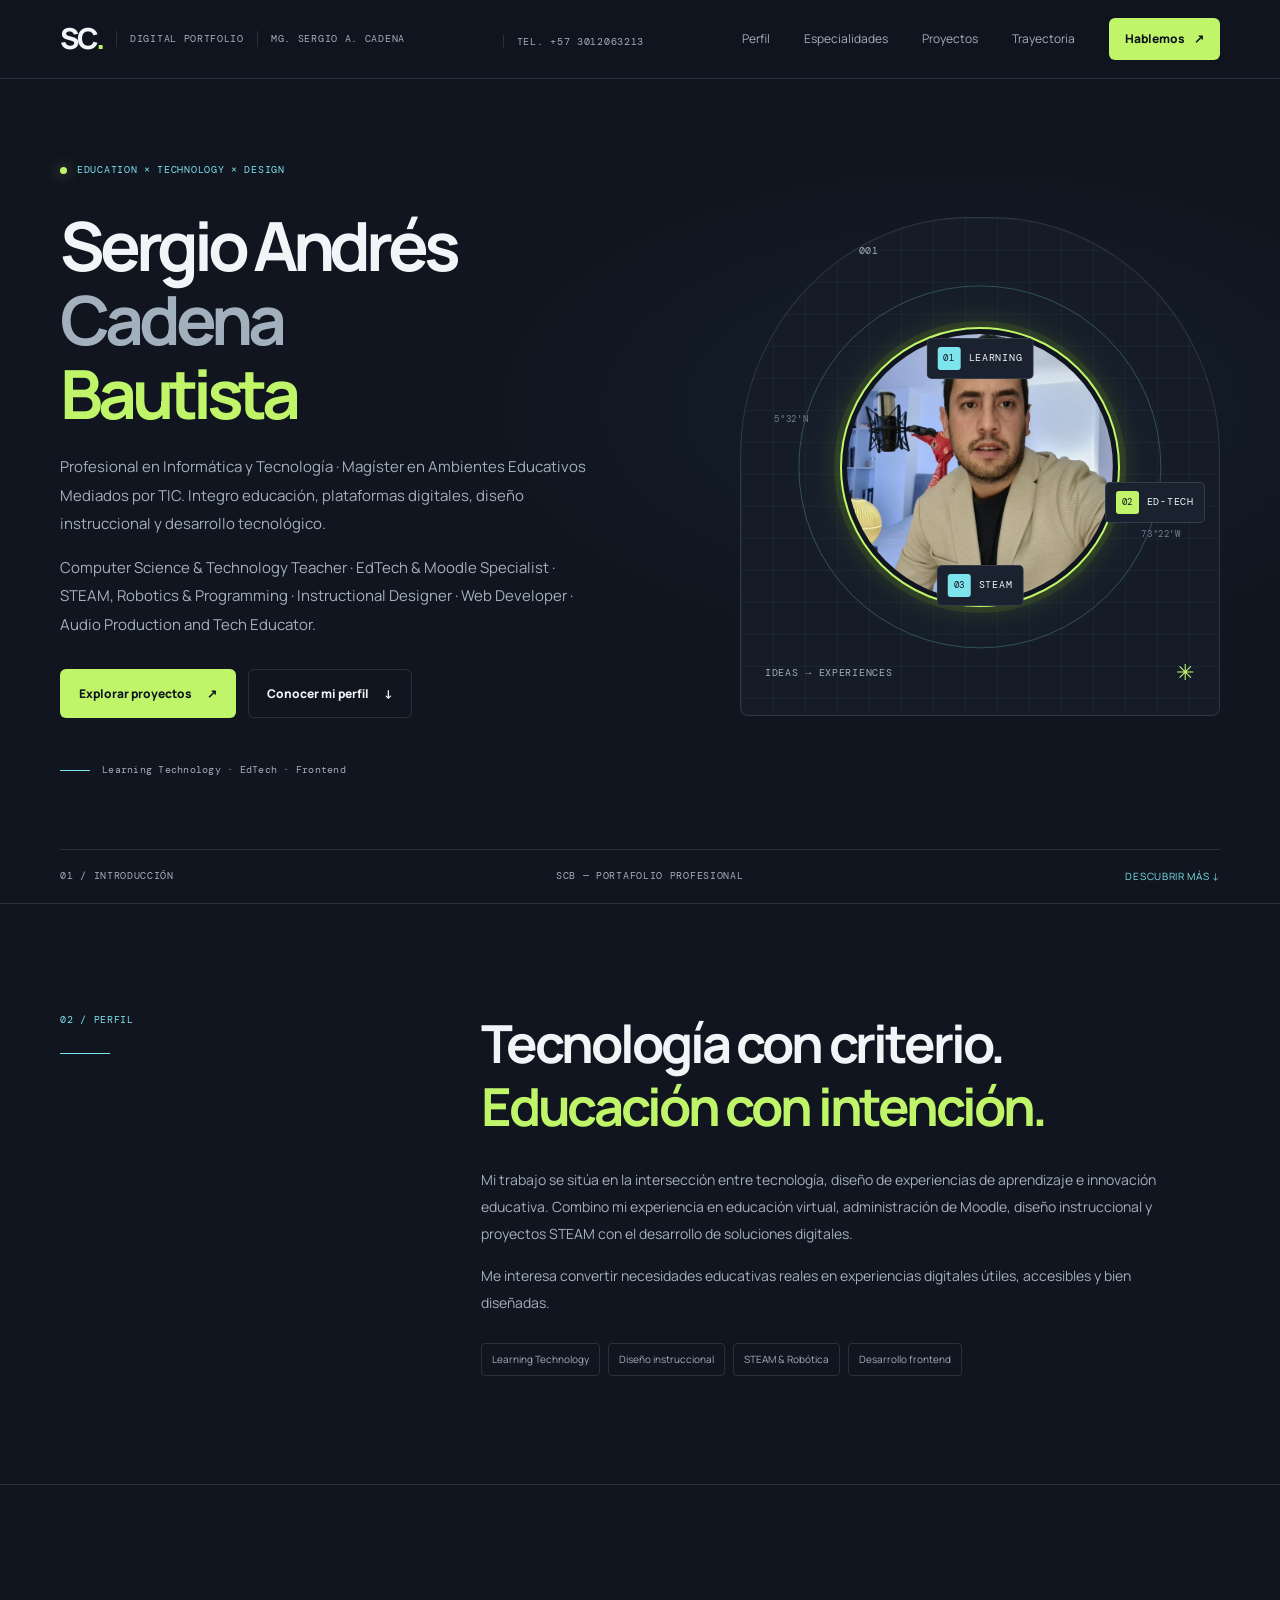
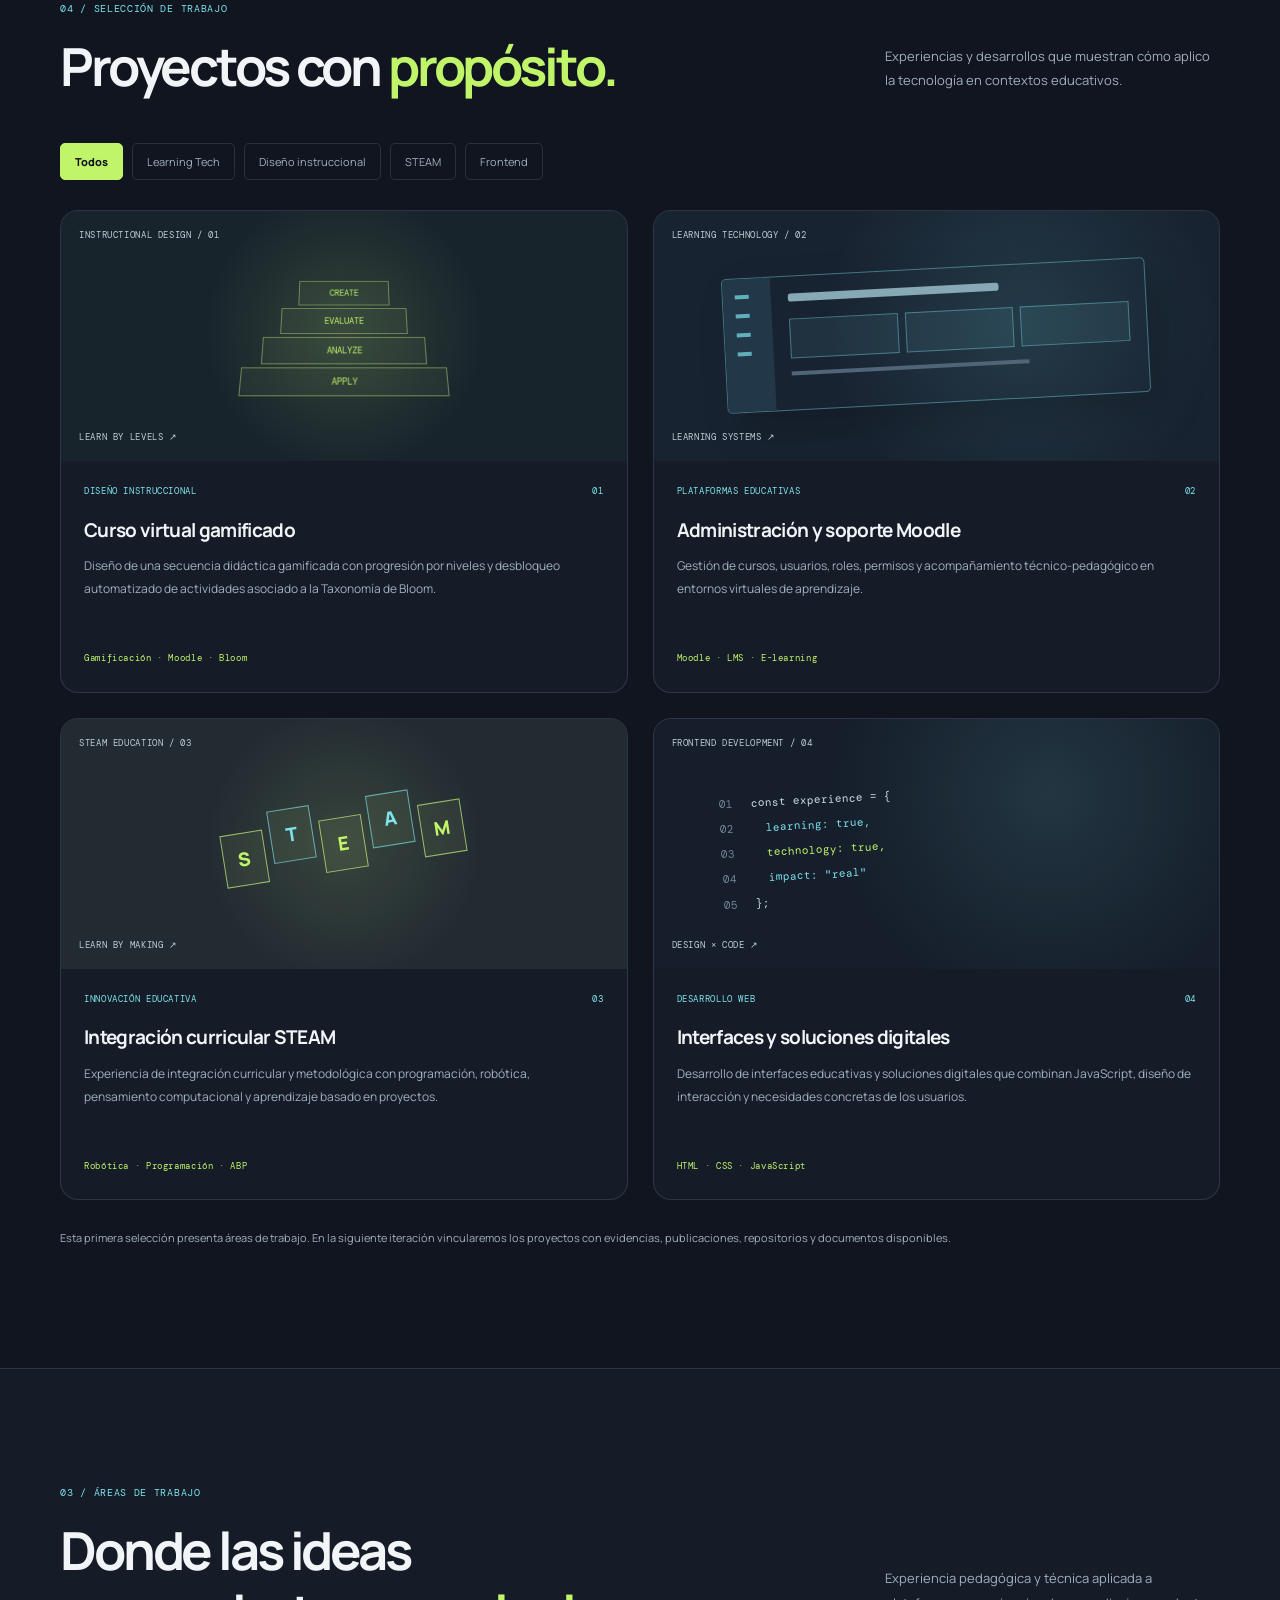
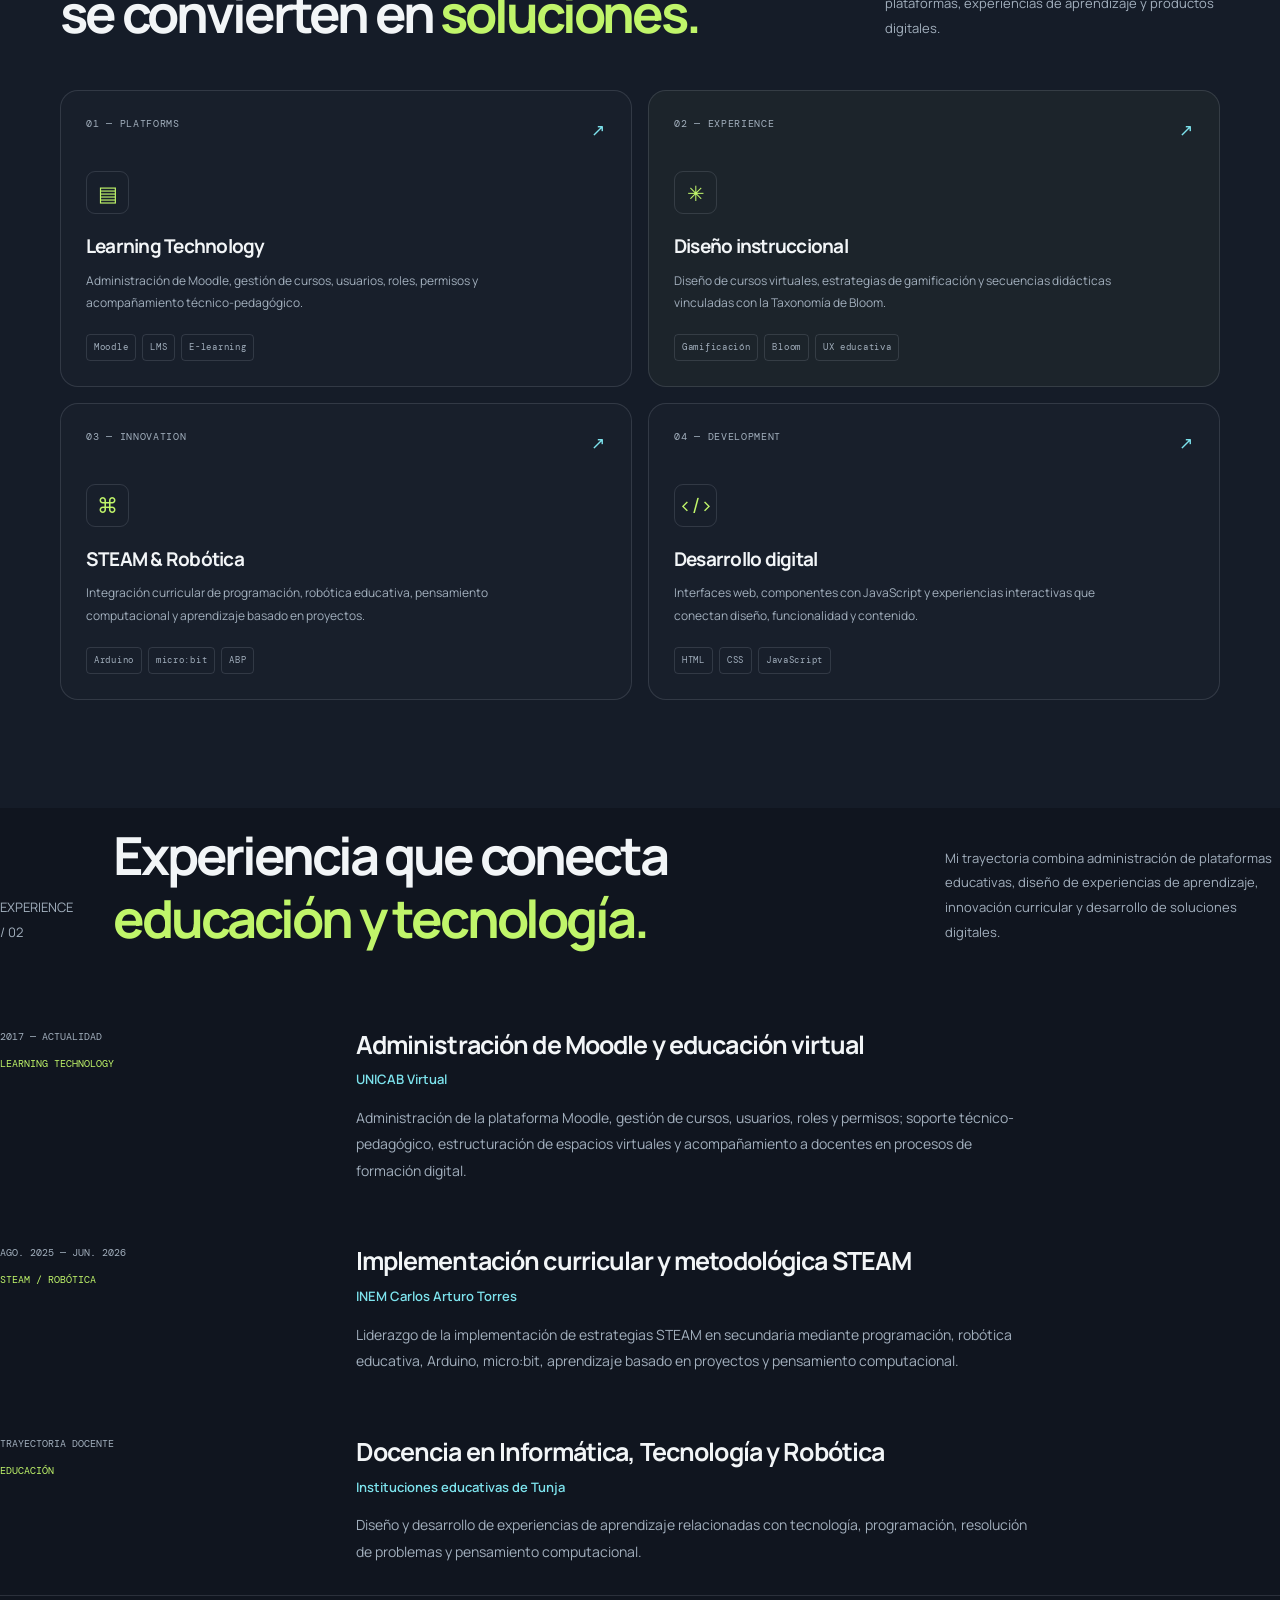
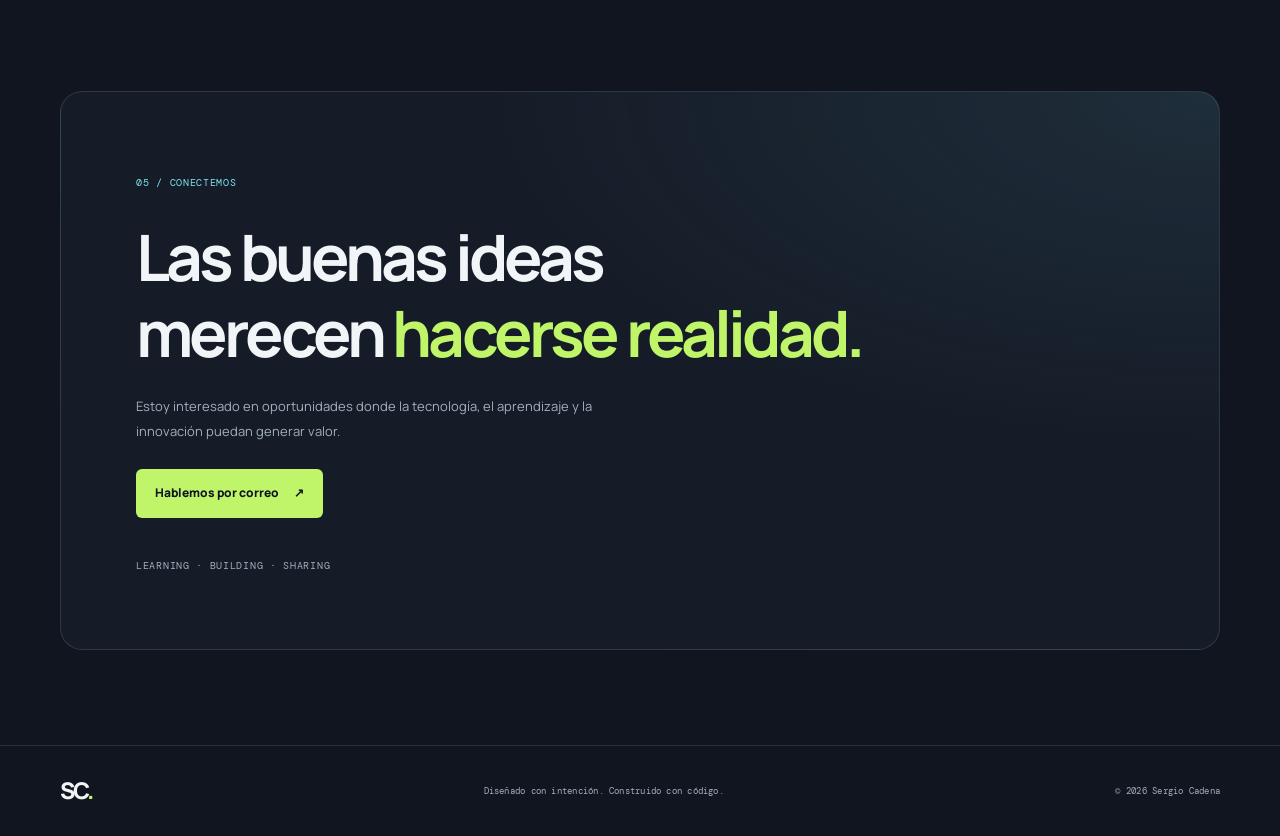
<file: docs/index.html>
<!DOCTYPE html>
<html lang="es">
<head>
  <!-- Metadatos principales -->
  <meta charset="UTF-8">
  <meta name="viewport" content="width=device-width, initial-scale=1.0">
  <meta name="theme-color" content="#10151f">
  <meta
    name="description"
    content="Portafolio profesional de Sergio Andrés Cadena Bautista: Learning Technology, Moodle, diseño instruccional, STEAM y desarrollo frontend."
  >

  <title>Sergio Cadena | Learning Technology &amp; Digital Experiences</title>

  <!-- Tipografías y recursos externos -->
  <link rel="preconnect" href="https://fonts.googleapis.com">
  <link rel="preconnect" href="https://fonts.gstatic.com" crossorigin>
  <link
    href="https://fonts.googleapis.com/css2?family=DM+Mono:wght@400;500&family=Manrope:wght@400;500;600;700;800&display=swap"
    rel="stylesheet"
  >

  <!-- Hojas de estilo y JavaScript del sitio -->
  <link rel="stylesheet" href="assets/css/styles.css">
  <link rel="stylesheet" href="assets/css/project-popups.css">
  <link rel="stylesheet" href="assets/css/projects/gamificacion.css">
  
</head>

<body>
  <!-- Accesibilidad: enlace para saltar directamente al contenido -->
  <a class="skip-link" href="#contenido">Saltar al contenido</a>

  <!-- Navegación principal -->
  <header class="site-header">
    <div class="container nav-shell">
      <a class="brand" href="#inicio" aria-label="Sergio Cadena, inicio">
        <span class="brand-mark">SC<span>.</span></span>
        <span class="brand-caption">DIGITAL PORTFOLIO</span>
        <span class="brand-caption">MG. SERGIO A. CADENA</span>
      </a>

      <a href="https://wa.me/573012063213" target="_blank" rel="noopener noreferrer">
        <span class="brand-caption">TEL. +57 3012063213</span>
      </a>

      <button
        class="menu-toggle"
        type="button"
        aria-label="Abrir menú"
        aria-controls="primary-navigation"
        aria-expanded="false"
      >
        <span></span>
        <span></span>
      </button>

      <nav class="navigation" id="primary-navigation" aria-label="Navegación principal">
        <a href="#perfil">Perfil</a>
        <a href="#especialidades">Especialidades</a>
        <a href="#proyectos">Proyectos</a>
        <a href="#trayectoria">Trayectoria</a>
        <a href="#contacto" class="nav-contact">Hablemos <span>↗</span></a>
      </nav>
    </div>
  </header>

  <main id="contenido">

    <!-- 01. Presentación principal / Hero -->
    <section class="hero section-shell" id="inicio">
      <div class="hero-grid container">
        <div class="hero-copy">
          <div class="eyebrow">
            <span class="status-dot"></span>
            <span>EDUCATION × TECHNOLOGY × DESIGN</span>
          </div>

          <h1>
            Sergio Andrés
            <span class="headline-muted">Cadena</span>
            <span class="headline-accent">Bautista</span>
          </h1>

          <p class="hero-description">
            Profesional en Informática y Tecnología · Magíster en Ambientes
            Educativos Mediados por TIC. Integro educación, plataformas
            digitales, diseño instruccional y desarrollo tecnológico.
          </p>

          <p class="hero-description">
            Computer Science &amp; Technology Teacher · EdTech &amp; Moodle Specialist ·
            STEAM, Robotics &amp; Programming · Instructional Designer · Web Developer ·
            Audio Production and Tech Educator.
          </p>

          <div class="hero-actions">
            <a class="button button-primary" href="#proyectos">
              Explorar proyectos <span aria-hidden="true">↗</span>
            </a>
            <a class="button button-secondary" href="#perfil">
              Conocer mi perfil <span aria-hidden="true">↓</span>
            </a>
          </div>

          <div class="hero-footnote">
            <span class="footnote-line"></span>
            <span>Learning Technology · EdTech · Frontend</span>
          </div>
        </div>

        <!-- Elementos visuales del hero y fotografía de perfil -->
        <div class="hero-visual">
          <div class="hero-portrait-frame">
            <img
              src="assets/img/sergio-cadena.jpg"
              alt="Sergio Andrés Cadena Bautista"
              class="hero-portrait-photo"
              width="1496"
              height="1351"
              fetchpriority="high"
            >
          </div>

          <div class="visual-topline">
            <span>FIELD NOTES / 001</span>
            <span>EDITION 2026</span>
          </div>

          <div class="orbit orbit-outer"></div>
          <div class="orbit orbit-inner"></div>

          <div class="visual-core">
            <span class="core-symbol">&lt;/&gt;</span>
            <span class="core-label">HUMAN-CENTERED<br>TECHNOLOGY</span>
          </div>

          <div class="orbit-node node-top">
            <span class="node-icon">01</span>
            <span>LEARNING</span>
          </div>

          <div class="orbit-node node-right">
            <span class="node-icon node-lime">02</span>
            <span>ED-TECH</span>
          </div>

          <div class="orbit-node node-bottom">
            <span class="node-icon">03</span>
            <span>STEAM</span>
          </div>

          <div class="visual-coordinate coordinate-one">5°32'N</div>
          <div class="visual-coordinate coordinate-two">73°22'W</div>

          <div class="visual-bottomline">
            <span>IDEAS → EXPERIENCES</span>
            <span class="visual-cross">✳</span>
          </div>
        </div>
      </div>

      <div class="container hero-index">
        <span>01 / INTRODUCCIÓN</span>
        <span>SCB — PORTAFOLIO PROFESIONAL</span>
        <a href="#perfil">DESCUBRIR MÁS ↓</a>
      </div>
    </section>

    <!-- 02. Perfil profesional -->
    <section class="profile-section section-shell" id="perfil">
      <div class="container profile-grid">
        <div class="section-label">
          <span class="eyebrow">02 / PERFIL</span>
          <span class="label-decoration"></span>
        </div>

        <div class="profile-content">
          <h2>
            Tecnología con criterio.
            <span>Educación con intención.</span>
          </h2>

          <p>
            Mi trabajo se sitúa en la intersección entre tecnología,
            diseño de experiencias de aprendizaje e innovación educativa.
            Combino mi experiencia en educación virtual, administración
            de Moodle, diseño instruccional y proyectos STEAM con el
            desarrollo de soluciones digitales.
          </p>

          <p>
            Me interesa convertir necesidades educativas reales en
            experiencias digitales útiles, accesibles y bien diseñadas.
          </p>

          <div class="profile-tags">
            <span>Learning Technology</span>
            <span>Diseño instruccional</span>
            <span>STEAM &amp; Robótica</span>
            <span>Desarrollo frontend</span>
          </div>
        </div>
      </div>
    </section>

    

    <!-- 03. Selección de proyectos: tarjetas de acceso a futuros casos -->
    <section class="projects-section section-shell" id="proyectos">
      <div class="container">
        <div class="section-heading">
          <div>
            <span class="eyebrow">04 / SELECCIÓN DE TRABAJO</span>
            <h2>Proyectos con <span>propósito.</span></h2>
          </div>

          <p>
            Experiencias y desarrollos que muestran cómo aplico la
            tecnología en contextos educativos.
          </p>
        </div>

        <!-- Filtros de proyectos -->
        <div class="project-filters" aria-label="Filtrar proyectos">
          <button class="filter-button is-active" type="button" data-filter="todos" aria-pressed="true">Todos</button>
          <button class="filter-button" type="button" data-filter="learning" aria-pressed="false">Learning Tech</button>
          <button class="filter-button" type="button" data-filter="diseno" aria-pressed="false">Diseño instruccional</button>
          <button class="filter-button" type="button" data-filter="steam" aria-pressed="false">STEAM</button>
          <button class="filter-button" type="button" data-filter="frontend" aria-pressed="false">Frontend</button>
        </div>

        <!-- Tarjetas actuales de proyectos -->
        <div class="project-grid">
          <article class="project-card project-card-clickable" data-category="diseno" data-project="projects/gamificacion.html" role="button" tabindex="0" aria-haspopup="dialog" aria-label="Ver proyecto: Curso virtual gamificado">
            <div class="project-art project-art-bloom">
              <span class="project-art-label">INSTRUCTIONAL DESIGN / 01</span>
              <div class="bloom-graphic" aria-hidden="true">
                <span>CREATE</span>
                <span>EVALUATE</span>
                <span>ANALYZE</span>
                <span>APPLY</span>
              </div>
              <span class="project-art-footer">LEARN BY LEVELS ↗</span>
            </div>
            <div class="project-info">
              <div class="project-meta">
                <span>DISEÑO INSTRUCCIONAL</span>
                <span>01</span>
              </div>
              <h3>Curso virtual gamificado</h3>
              <p>
                Diseño de una secuencia didáctica gamificada con progresión
                por niveles y desbloqueo automatizado de actividades
                asociado a la Taxonomía de Bloom.
              </p>
              <span class="project-link-label">Gamificación · Moodle · Bloom</span>
            </div>
          </article>

          <article class="project-card project-card-clickable" data-category="CATEGORIA_ACTUAL" data-project="projects/moodle.html" role="button" tabindex="0" aria-haspopup="dialog" aria-label="Ver proyecto: Administración y gestión de Moodle">
            <div class="project-art project-art-lms">
              <span class="project-art-label">LEARNING TECHNOLOGY / 02</span>
              <div class="lms-window" aria-hidden="true">
                <div class="lms-sidebar"><i></i><i></i><i></i><i></i></div>
                <div class="lms-content">
                  <div class="lms-bar"></div>
                  <div class="lms-blocks"><i></i><i></i><i></i></div>
                  <div class="lms-lines"></div>
                </div>
              </div>
              <span class="project-art-footer">LEARNING SYSTEMS ↗</span>
            </div>
            <div class="project-info">
              <div class="project-meta">
                <span>PLATAFORMAS EDUCATIVAS</span>
                <span>02</span>
              </div>
              <h3>Administración y soporte Moodle</h3>
              <p>
                Gestión de cursos, usuarios, roles, permisos y
                acompañamiento técnico-pedagógico en entornos virtuales
                de aprendizaje.
              </p>
              <span class="project-link-label">Moodle · LMS · E-learning</span>
            </div>
          </article>

          <article  class="project-card project-card-clickable" data-category="CATEGORIA_ACTUAL" data-project="projects/steam.html" role="button" tabindex="0" aria-haspopup="dialog" aria-label="Ver proyecto: Implementación curricular STEAM" >
            <div class="project-art project-art-steam">
              <span class="project-art-label">STEAM EDUCATION / 03</span>
              <div class="steam-graphic" aria-hidden="true">
                <span class="steam-node">S</span>
                <span class="steam-node">T</span>
                <span class="steam-node">E</span>
                <span class="steam-node">A</span>
                <span class="steam-node">M</span>
              </div>
              <span class="project-art-footer">LEARN BY MAKING ↗</span>
            </div>
            <div class="project-info">
              <div class="project-meta">
                <span>INNOVACIÓN EDUCATIVA</span>
                <span>03</span>
              </div>
              <h3>Integración curricular STEAM</h3>
              <p>
                Experiencia de integración curricular y metodológica con
                programación, robótica, pensamiento computacional y
                aprendizaje basado en proyectos.
              </p>
              <span class="project-link-label">Robótica · Programación · ABP</span>
            </div>
          </article>

          <article  class="project-card project-card-clickable" data-category="diseno-web" data-project="projects/desarrollo-web.html" role="button" tabindex="0" aria-haspopup="dialog" aria-label="Ver proyecto: Desarrollo de soluciones digitales">
            <div class="project-art project-art-code">
              <span class="project-art-label">FRONTEND DEVELOPMENT / 04</span>
              <div class="code-graphic" aria-hidden="true">
                <span><b>01</b> const experience = {</span>
                <span><b>02</b> &nbsp; learning: true,</span>
                <span><b>03</b> &nbsp; technology: true,</span>
                <span><b>04</b> &nbsp; impact: "real"</span>
                <span><b>05</b> };</span>
              </div>
              <span class="project-art-footer">DESIGN × CODE ↗</span>
            </div>
            <div class="project-info">
              <div class="project-meta">
                <span>DESARROLLO WEB</span>
                <span>04</span>
              </div>
              <h3>Interfaces y soluciones digitales</h3>
              <p>
                Desarrollo de interfaces educativas y soluciones digitales
                que combinan JavaScript, diseño de interacción y
                necesidades concretas de los usuarios.
              </p>
              <span class="project-link-label">HTML · CSS · JavaScript</span>
            </div>
          </article>
        </div>

        <p class="projects-note">
          Esta primera selección presenta áreas de trabajo. En la siguiente
          iteración vincularemos los proyectos con evidencias, publicaciones,
          repositorios y documentos disponibles.
        </p>
      </div>
    </section>

    <!-- 04. Especialidades y áreas de trabajo -->
    <section class="specialties-section section-shell" id="especialidades">
      <div class="container">
        <div class="section-heading">
          <div>
            <span class="eyebrow">03 / ÁREAS DE TRABAJO</span>
            <h2>Donde las ideas<br>se convierten en <span>soluciones.</span></h2>
          </div>

          <p>
            Experiencia pedagógica y técnica aplicada a plataformas,
            experiencias de aprendizaje y productos digitales.
          </p>
        </div>

        <div class="specialty-grid">
          <article class="specialty-card">
            <div class="card-topline">
              <span>01 — PLATFORMS</span>
              <span class="card-arrow">↗</span>
            </div>
            <div class="specialty-icon" aria-hidden="true">▤</div>
            <h3>Learning Technology</h3>
            <p>
              Administración de Moodle, gestión de cursos, usuarios,
              roles, permisos y acompañamiento técnico-pedagógico.
            </p>
            <div class="card-tags">
              <span>Moodle</span>
              <span>LMS</span>
              <span>E-learning</span>
            </div>
          </article>

          <article class="specialty-card specialty-card-featured">
            <div class="card-topline">
              <span>02 — EXPERIENCE</span>
              <span class="card-arrow">↗</span>
            </div>
            <div class="specialty-icon" aria-hidden="true">✳</div>
            <h3>Diseño instruccional</h3>
            <p>
              Diseño de cursos virtuales, estrategias de gamificación
              y secuencias didácticas vinculadas con la Taxonomía de Bloom.
            </p>
            <div class="card-tags">
              <span>Gamificación</span>
              <span>Bloom</span>
              <span>UX educativa</span>
            </div>
          </article>

          <article class="specialty-card">
            <div class="card-topline">
              <span>03 — INNOVATION</span>
              <span class="card-arrow">↗</span>
            </div>
            <div class="specialty-icon" aria-hidden="true">⌘</div>
            <h3>STEAM &amp; Robótica</h3>
            <p>
              Integración curricular de programación, robótica educativa,
              pensamiento computacional y aprendizaje basado en proyectos.
            </p>
            <div class="card-tags">
              <span>Arduino</span>
              <span>micro:bit</span>
              <span>ABP</span>
            </div>
          </article>

          <article class="specialty-card">
            <div class="card-topline">
              <span>04 — DEVELOPMENT</span>
              <span class="card-arrow">↗</span>
            </div>
            <div class="specialty-icon" aria-hidden="true">&lt;/&gt;</div>
            <h3>Desarrollo digital</h3>
            <p>
              Interfaces web, componentes con JavaScript y experiencias
              interactivas que conectan diseño, funcionalidad y contenido.
            </p>
            <div class="card-tags">
              <span>HTML</span>
              <span>CSS</span>
              <span>JavaScript</span>
            </div>
          </article>
        </div>
      </div>
    </section>

    <!-- 05. Trayectoria profesional -->
    <section class="section journey-section" id="trayectoria">
      <div class="section-heading">
        <p class="section-eyebrow">EXPERIENCE / 02</p>
        <h2>
          Experiencia que conecta
          <span class="headline-accent">educación y tecnología.</span>
        </h2>
        <p>
          Mi trayectoria combina administración de plataformas educativas,
          diseño de experiencias de aprendizaje, innovación curricular y
          desarrollo de soluciones digitales.
        </p>
      </div>

      <div class="journey-list">
        <article class="journey-item">
          <div class="journey-meta">
            <span>2017 — ACTUALIDAD</span>
            <span>LEARNING TECHNOLOGY</span>
          </div>
          <div class="journey-content">
            <h3>Administración de Moodle y educación virtual</h3>
            <p class="journey-organization">UNICAB Virtual</p>
            <p>
              Administración de la plataforma Moodle, gestión de cursos,
              usuarios, roles y permisos; soporte técnico-pedagógico,
              estructuración de espacios virtuales y acompañamiento
              a docentes en procesos de formación digital.
            </p>
          </div>
        </article>

        <article class="journey-item">
          <div class="journey-meta">
            <span>AGO. 2025 — JUN. 2026</span>
            <span>STEAM / ROBÓTICA</span>
          </div>
          <div class="journey-content">
            <h3>Implementación curricular y metodológica STEAM</h3>
            <p class="journey-organization">INEM Carlos Arturo Torres</p>
            <p>
              Liderazgo de la implementación de estrategias STEAM en
              secundaria mediante programación, robótica educativa,
              Arduino, micro:bit, aprendizaje basado en proyectos y
              pensamiento computacional.
            </p>
          </div>
        </article>

        <article class="journey-item">
          <div class="journey-meta">
            <span>TRAYECTORIA DOCENTE</span>
            <span>EDUCACIÓN</span>
          </div>
          <div class="journey-content">
            <h3>Docencia en Informática, Tecnología y Robótica</h3>
            <p class="journey-organization">Instituciones educativas de Tunja</p>
            <p>
              Diseño y desarrollo de experiencias de aprendizaje
              relacionadas con tecnología, programación, resolución
              de problemas y pensamiento computacional.
            </p>
          </div>
        </article>
      </div>
    </section>

    <!-- 06. Contacto -->
    <section class="contact-section section-shell" id="contacto">
      <div class="container contact-panel">
        <span class="eyebrow">05 / CONECTEMOS</span>
        <h2>Las buenas ideas<br>merecen <span>hacerse realidad.</span></h2>
        <p>
          Estoy interesado en oportunidades donde la tecnología,
          el aprendizaje y la innovación puedan generar valor.
        </p>
        <!-- TODO: reemplazar el correo de ejemplo por la dirección real -->
        <a class="button button-primary" href="mailto:TU_CORREO@EJEMPLO.COM">
          Hablemos por correo <span aria-hidden="true">↗</span>
        </a>
        <span class="contact-note">LEARNING · BUILDING · SHARING</span>
      </div>
    </section>

  </main>

  <!-- Contenedor global para los pop-ups de proyectos -->
  <dialog class="project-dialog" id="project-dialog" aria-label="Detalle del proyecto">
    <div class="project-dialog-shell">
      <button
        class="project-dialog-close"
        type="button"
        aria-label="Cerrar ventana"
      >
        &times;
      </button>

      <div class="project-dialog-content" id="project-dialog-content">
        <!-- Aquí se carga el HTML externo de cada proyecto -->
      </div>
    </div>
  </dialog>

  <!-- Pie de página -->
  <footer class="site-footer">
    <div class="container footer-inner">
      <a class="brand footer-brand" href="#inicio">
        <span class="brand-mark">SC<span>.</span></span>
      </a>
      <span>Diseñado con intención. Construido con código.</span>
      <span>© <span id="current-year">2026</span> Sergio Cadena</span>
    </div>
  </footer>
  <script src="assets/js/main.js" defer></script>
  <script src="assets/js/project-popups.js" defer></script>
</body>
</html>
</file>
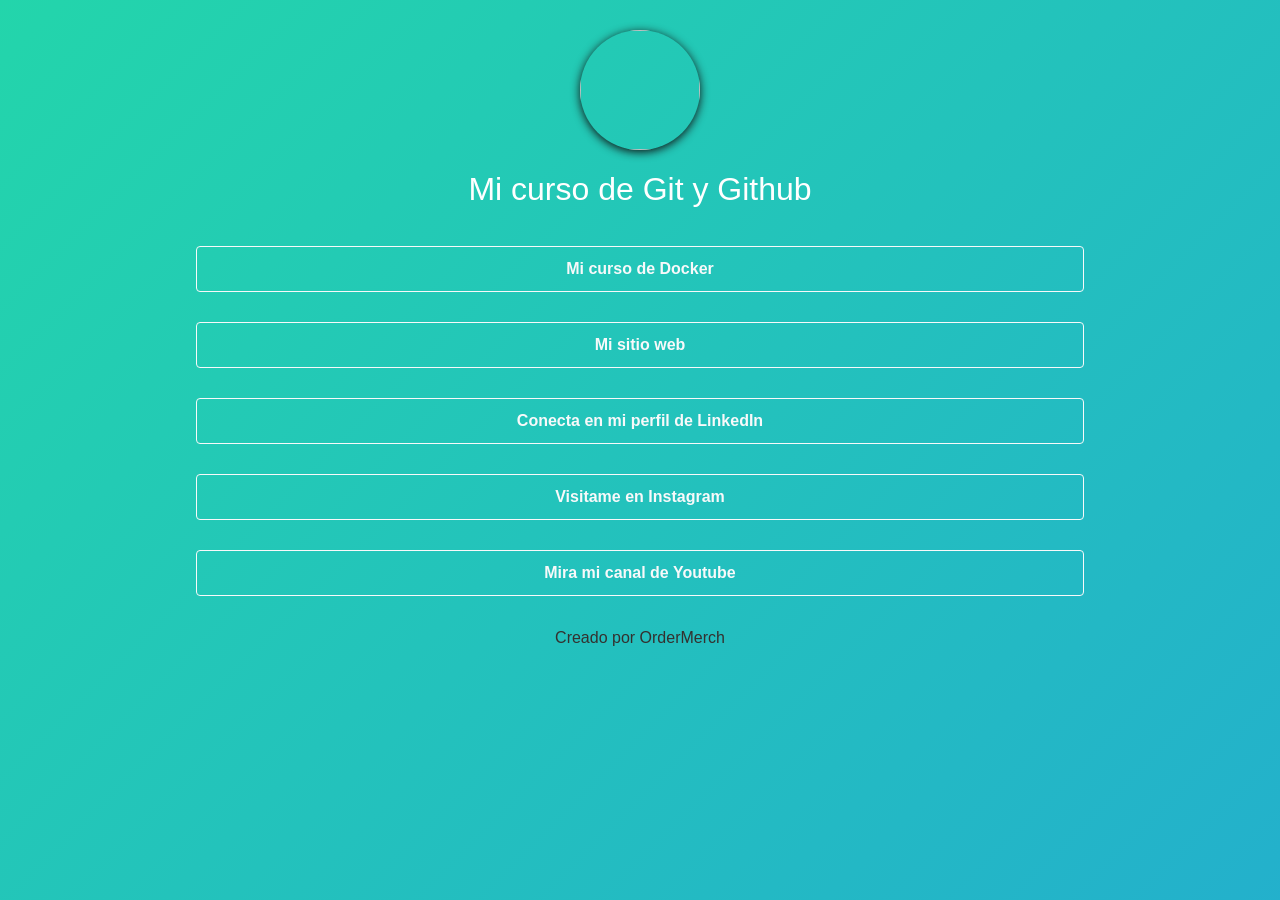
<file: plantilla_web/index.html>
<!DOCTYPE html>
<html lang="en" >

<head><meta http-equiv="Content-Type" content="text/html; charset=windows-1252">
    
    <title>Mi plantilla</title>

    <meta name="viewport" content="width=device-width, initial-scale=1">
    <link rel="stylesheet" href="assets/style.css">
    <link rel="stylesheet" href="https://stackpath.bootstrapcdn.com/bootstrap/4.1.3/css/bootstrap.min.css" integrity="sha384-MCw98/SFnGE8fJT3GXwEOngsV7Zt27NXFoaoApmYm81iuXoPkFOJwJ8ERdknLPMO" crossorigin="anonymous">
</head>

<body>
    <div class="container">
    <div class="col-xs-12">
            <div class="text-center" style="padding-top: 30px; padding-bottom: 30px;">
                <img class="backdrop linktree">
                <h2 style="color: #ffffff; padding-top: 20px;">Mi curso de Git y Github</h2>
            </div>
    </div>
    </div>


    <div class="container">
    <div class="col-xs-12">
            <div class="text-center">
                <div style="padding-bottom: 30px;">
                    <button onclick="location.href='https://platzi.com/cursos/docker-fundamentos/'" type="button" class="btn btn-outline-light shake" style="width: 80%; padding-top:10px; padding-bottom:10px; font-weight: 800;">Mi curso de Docker</button>
                </div>
                <div style="padding-bottom: 30px;">
                    <button onclick="location.href='http://aminespinoza.com'" type="button" class="btn btn-outline-light" style="width: 80%; padding-top:10px; padding-bottom:10px; font-weight: 600;">Mi sitio web</button>
                </div>
                <div style="padding-bottom: 30px;">
                    <button onclick="location.href='https://www.linkedin.com/in/aminespinoza/'" type="button" class="btn btn-outline-light" style="width: 80%; padding-top:10px; padding-bottom:10px; font-weight: 600;">Conecta en mi perfil de LinkedIn</button>
                </div>
                <div style="padding-bottom: 30px;">
                    <button onclick="location.href='https://www.instagram.com/aminespinoza10/'" type="button" class="btn btn-outline-light" style="width: 80%; padding-top:10px; padding-bottom:10px; font-weight: 600;">Visitame en Instagram</button>
                </div>
                <div style="padding-bottom: 30px;">
                    <button onclick="location.href='https://www.youtube.com/aminespinoza'" type="button" class="btn btn-outline-light" style="width: 80%; padding-top:10px; padding-bottom:10px; font-weight: 600;">Mira mi canal de Youtube</button>
                </div>
            </div>
    </div>
    </div>

        <div class="text-center">
            <a href="https://codepen.io/nightcl4w/pen/dEjreJ" style="color: #34312f;" target="_blank">Creado por OrderMerch</a>
        </div>


    <script src="https://code.jquery.com/jquery-3.3.1.slim.min.js" integrity="sha384-q8i/X+965DzO0rT7abK41JStQIAqVgRVzpbzo5smXKp4YfRvH+8abtTE1Pi6jizo" crossorigin="anonymous"></script>
    <script src="https://cdnjs.cloudflare.com/ajax/libs/popper.js/1.14.3/umd/popper.min.js" integrity="sha384-ZMP7rVo3mIykV+2+9J3UJ46jBk0WLaUAdn689aCwoqbBJiSnjAK/l8WvCWPIPm49" crossorigin="anonymous"></script>
    <script src="https://stackpath.bootstrapcdn.com/bootstrap/4.1.3/js/bootstrap.min.js" integrity="sha384-ChfqqxuZUCnJSK3+MXmPNIyE6ZbWh2IMqE241rYiqJxyMiZ6OW/JmZQ5stwEULTy" crossorigin="anonymous"></script>
    <!-- This pre-lander was created by Brandon Nilsson -->
    <!-- You're welcome to edit, reproduce and change this template as long as original contributation stays present on the website at all times.  -->
</body>

</html>
</file>
<file: docs/assets/css/styles.css>
:root {
  color-scheme: dark;
  --bg: #10151f;
  --bg-soft: #151c28;
  --surface: #1b2431;
  --surface-light: #222e3c;
  --text: #f2f5f7;
  --muted: #a2afbd;
  --line: rgba(221, 233, 245, 0.13);
  --cyan: #7de3ed;
  --lime: #c0f56a;
  --font-body: "Manrope", sans-serif;
  --font-mono: "DM Mono", monospace;
  --container: 1160px;
  --radius: 18px;
}

* {
  box-sizing: border-box;
}

html {
  scroll-behavior: smooth;
  scroll-padding-top: 92px;
}

body {
  margin: 0;
  background: var(--bg);
  color: var(--text);
  font-family: var(--font-body);
  line-height: 1.65;
  -webkit-font-smoothing: antialiased;
}

body, button, a {
  font-family: var(--font-body);
}

a {
  color: inherit;
  text-decoration: none;
}

button {
  color: inherit;
}

button:focus-visible,
a:focus-visible {
  outline: 2px solid var(--cyan);
  outline-offset: 5px;
}

::selection {
  background: var(--lime);
  color: var(--bg);
}

.container {
  width: min(var(--container), calc(100% - 64px));
  margin-inline: auto;
}

.section-shell {
  position: relative;
}

.skip-link {
  position: fixed;
  z-index: 1000;
  top: 12px;
  left: 12px;
  padding: 12px 18px;
  background: var(--lime);
  color: var(--bg);
  transform: translateY(-160%);
}

.skip-link:focus {
  transform: translateY(0);
}

.site-header {
  position: sticky;
  z-index: 100;
  top: 0;
  background: rgba(16, 21, 31, 0.88);
  border-bottom: 1px solid var(--line);
  backdrop-filter: blur(18px);
}

.nav-shell {
  min-height: 78px;
  display: flex;
  align-items: center;
  justify-content: space-between;
  gap: 30px;
}

.brand {
  display: inline-flex;
  align-items: center;
  gap: 13px;
}

.brand-mark {
  font-size: 29px;
  font-weight: 800;
  letter-spacing: -2px;
}

.brand-mark > span {
  color: var(--lime);
}

.brand-caption,
.eyebrow,
.visual-topline,
.visual-bottomline,
.hero-index,
.hero-footnote,
.card-topline,
.card-tags,
.project-meta,
.project-link-label,
.project-art-label,
.project-art-footer,
.contact-note,
.footer-inner > span,
.visual-coordinate,
.orbit-node,
.section-label,
.label-decoration {
  font-family: var(--font-mono);
  font-size: 10px;
  letter-spacing: 0.07em;
}

.brand-caption {
  color: var(--muted);
  border-left: 1px solid var(--line);
  padding-left: 13px;
}

.navigation {
  display: flex;
  align-items: center;
  gap: 34px;
}

.navigation > a {
  color: var(--muted);
  font-size: 12px;
  transition: color 180ms ease;
}

.navigation > a:hover {
  color: var(--text);
}

.navigation .nav-contact {
  color: var(--bg);
  background: var(--lime);
  padding: 11px 16px;
  border-radius: 6px;
  font-weight: 800;
}

.nav-contact span {
  margin-left: 7px;
}

.menu-toggle {
  display: none;
}

.hero {
  overflow: hidden;
  background:
    radial-gradient(ellipse at 75% 40%, rgba(42, 76, 95, 0.19), transparent 38%),
    var(--bg);
}

.hero-grid {
  display: grid;
  grid-template-columns: 1.1fr 0.9fr;
  align-items: center;
  gap: 46px;
  min-height: 630px;
  padding-block: 76px 70px;
}

.hero-copy {
  position: relative;
  z-index: 2;
}
/* Retrato personal integrado en la composición animada */
.hero-portrait-frame {
  position: absolute;
  z-index: 2;
  top: 50%;
  left: 50%;
  width: clamp(180px, 23vw, 280px);
  aspect-ratio: 1;
  transform: translate(-50%, -50%);
  border: 2px solid var(--lime);
  border-radius: 50%;
  padding: 5px;
  background: var(--bg);
  box-shadow:
    0 0 0 6px rgba(183, 255, 0, 0.08),
    0 0 28px rgba(183, 255, 0, 0.18);
}

.hero-portrait-photo {
  display: block;
  width: 100%;
  height: 100%;
  object-fit: cover;
  object-position: center 35%;
  border-radius: 50%;
}


.eyebrow {
  display: inline-flex;
  align-items: center;
  gap: 10px;
  color: var(--cyan);
  text-transform: uppercase;
}

.status-dot {
  width: 7px;
  height: 7px;
  background: var(--lime);
  border-radius: 50%;
  box-shadow: 0 0 14px rgba(213, 250, 131, 0.5);
}

.hero h1 {
  margin: 28px 0 22px;
  font-size: clamp(44px, 5.3vw, 72px);
  font-weight: 700;
  line-height: 1.09;
  letter-spacing: -0.075em;
}

.hero h1 span {
  display: block;
}

.headline-muted {
  color: var(--muted);
}

.headline-accent {
  color: var(--lime);
}

.hero-description {
  max-width: 530px;
  color: var(--muted);
  font-size: 15px;
  line-height: 1.9;
}

.hero-actions {
  display: flex;
  flex-wrap: wrap;
  gap: 12px;
  margin-top: 30px;
}

.button {
  display: inline-flex;
  align-items: center;
  justify-content: center;
  gap: 15px;
  min-height: 49px;
  padding: 0 18px;
  border: 1px solid transparent;
  border-radius: 6px;
  font-size: 12px;
  font-weight: 800;
  transition:
    transform 180ms ease,
    background 180ms ease,
    border-color 180ms ease;
}

.button:hover {
  transform: translateY(-2px);
}

.button-primary {
  color: var(--bg);
  background: var(--lime);
}

.button-primary:hover {
  background: #e4ffac;
}

.button-secondary {
  border-color: var(--line);
  color: var(--text);
}

.button-secondary:hover {
  border-color: var(--cyan);
}

.hero-footnote {
  display: flex;
  align-items: center;
  gap: 12px;
  margin-top: 44px;
  color: var(--muted);
  letter-spacing: 0.025em;
}

.footnote-line {
  width: 30px;
  height: 1px;
  background: var(--cyan);
}

.hero-visual {
  position: relative;
  width: 100%;
  max-width: 480px;
  aspect-ratio: 1 / 1.04;
  justify-self: end;
  overflow: hidden;
  border: 1px solid var(--line);
  border-radius: 48% 48% 8px 8px;
  background:
    linear-gradient(rgba(125, 227, 237, 0.045) 1px, transparent 1px),
    linear-gradient(90deg, rgba(125, 227, 237, 0.045) 1px, transparent 1px),
    radial-gradient(circle at center, rgba(125, 227, 237, 0.09), transparent 55%),
    var(--bg-soft);
  background-size: 32px 32px, 32px 32px, auto, auto;
}

.visual-topline,
.visual-bottomline {
  position: absolute;
  z-index: 2;
  right: 24px;
  left: 24px;
  display: flex;
  justify-content: space-between;
  color: var(--muted);
}

.visual-topline {
  top: 25px;
}

.visual-bottomline {
  bottom: 24px;
  align-items: center;
}

.visual-cross {
  color: var(--lime);
  font-size: 22px;
}

.orbit {
  position: absolute;
  top: 50%;
  left: 50%;
  border: 1px solid rgba(125, 227, 237, 0.26);
  border-radius: 50%;
  transform: translate(-50%, -50%);
}

.orbit-outer {
  width: 76%;
  aspect-ratio: 1;
}

.orbit-inner {
  width: 53%;
  aspect-ratio: 1;
  border-style: dashed;
  animation: orbit-turn 55s linear infinite;
}

.visual-core {
  position: absolute;
  top: 50%;
  left: 50%;
  display: grid;
  width: 136px;
  height: 136px;
  place-content: center;
  gap: 8px;
  text-align: center;
  background: #202f3c;
  border: 1px solid rgba(125, 227, 237, 0.45);
  border-radius: 50%;
  box-shadow: 0 0 60px rgba(125, 227, 237, 0.1);
  transform: translate(-50%, -50%);
}

.core-symbol {
  color: var(--lime);
  font-size: 37px;
  font-weight: 800;
  letter-spacing: -4px;
}

.core-label {
  font-family: var(--font-mono);
  font-size: 8px;
  line-height: 1.7;
  letter-spacing: 0.06em;
}

.orbit-node {
  position: absolute;
  z-index: 2;
  display: flex;
  align-items: center;
  gap: 8px;
  padding: 8px 10px;
  background: #19222e;
  border: 1px solid var(--line);
  border-radius: 5px;
}

.node-top {
  top: 24%;
  left: 50%;
  transform: translateX(-50%);
}

.node-right {
  top: 53%;
  right: 3%;
}

.node-bottom {
  bottom: 22%;
  left: 50%;
  transform: translateX(-50%);
}

.node-icon {
  display: grid;
  width: 23px;
  height: 23px;
  place-items: center;
  color: var(--bg);
  background: var(--cyan);
  border-radius: 3px;
  font-size: 9px;
}

.node-lime {
  background: var(--lime);
}

.visual-coordinate {
  position: absolute;
  color: #718092;
  font-size: 9px;
}

.coordinate-one {
  top: 39%;
  left: 7%;
}

.coordinate-two {
  right: 8%;
  bottom: 35%;
}

.hero-index {
  min-height: 54px;
  display: flex;
  align-items: center;
  justify-content: space-between;
  gap: 18px;
  border-top: 1px solid var(--line);
  color: var(--muted);
}

.hero-index a {
  color: var(--cyan);
}

.profile-section,
.specialties-section,
.projects-section {
  padding-block: 108px;
  border-top: 1px solid var(--line);
}

.profile-grid {
  display: grid;
  grid-template-columns: 0.65fr 1.35fr;
  gap: 65px;
}

.section-label {
  display: flex;
  flex-direction: column;
  align-items: flex-start;
  gap: 25px;
}

.label-decoration {
  width: 50px;
  height: 1px;
  background: var(--cyan);
}

.profile-content h2,
.section-heading h2,
.contact-panel h2 {
  margin: 0;
  font-size: clamp(34px, 4.1vw, 53px);
  line-height: 1.2;
  letter-spacing: -0.06em;
}

.profile-content h2 span,
.section-heading h2 span,
.contact-panel h2 span {
  color: var(--lime);
}

.profile-content > p {
  max-width: 700px;
  color: var(--muted);
  font-size: 14px;
  line-height: 1.95;
}

.profile-content > p:first-of-type {
  margin-top: 28px;
}

.profile-tags,
.card-tags {
  display: flex;
  flex-wrap: wrap;
  gap: 8px;
}

.profile-tags {
  margin-top: 27px;
}

.profile-tags span,
.card-tags span {
  padding: 7px 10px;
  border: 1px solid var(--line);
  border-radius: 4px;
  color: var(--muted);
  font-size: 10px;
}

.specialties-section {
  background: var(--bg-soft);
}

.section-heading {
  display: flex;
  align-items: flex-end;
  justify-content: space-between;
  gap: 40px;
  margin-bottom: 45px;
}

.section-heading h2 {
  margin-top: 16px;
}

.section-heading > p {
  max-width: 335px;
  margin: 0 0 5px;
  color: var(--muted);
  font-size: 13px;
  line-height: 1.9;
}

.specialty-grid {
  display: grid;
  grid-template-columns: repeat(2, minmax(0, 1fr));
  gap: 16px;
}

.specialty-card {
  min-height: 275px;
  padding: 25px;
  border: 1px solid var(--line);
  border-radius: var(--radius);
  background: rgba(255, 255, 255, 0.015);
  transition:
    transform 200ms ease,
    border-color 200ms ease,
    background 200ms ease;
}

.specialty-card:hover {
  transform: translateY(-4px);
  border-color: rgba(125, 227, 237, 0.45);
  background: rgba(125, 227, 237, 0.035);
}

.specialty-card-featured {
  background: rgba(213, 250, 131, 0.035);
}

.card-topline {
  display: flex;
  justify-content: space-between;
  color: var(--muted);
}

.card-arrow {
  color: var(--cyan);
  font-size: 17px;
}

.specialty-icon {
  display: grid;
  width: 43px;
  height: 43px;
  margin-top: 27px;
  place-items: center;
  border: 1px solid var(--line);
  border-radius: 9px;
  color: var(--lime);
  font-size: 21px;
}

.specialty-card h3 {
  margin: 17px 0 7px;
  font-size: 19px;
  letter-spacing: -0.04em;
}

.specialty-card > p {
  max-width: 470px;
  margin: 0 0 20px;
  color: var(--muted);
  font-size: 12px;
  line-height: 1.85;
}

.card-tags {
  gap: 6px;
}

.card-tags span {
  padding: 5px 7px;
  font-size: 9px;
}

.project-filters {
  display: flex;
  flex-wrap: wrap;
  gap: 9px;
  margin-bottom: 30px;
}

.filter-button {
  padding: 10px 14px;
  border: 1px solid var(--line);
  border-radius: 5px;
  background: transparent;
  color: var(--muted);
  cursor: pointer;
  font-size: 11px;
  transition: color 180ms ease, background 180ms ease;
}

.filter-button:hover {
  border-color: var(--cyan);
  color: var(--text);
}

.filter-button.is-active {
  border-color: var(--lime);
  background: var(--lime);
  color: var(--bg);
  font-weight: 800;
}

.project-grid {
  display: grid;
  grid-template-columns: repeat(2, minmax(0, 1fr));
  gap: 25px;
}

.project-card {
  min-width: 0;
  overflow: hidden;
  border: 1px solid var(--line);
  border-radius: var(--radius);
  background: var(--bg-soft);
  transition: border-color 200ms ease, transform 200ms ease;
}

.project-card:hover {
  transform: translateY(-3px);
  border-color: rgba(125, 227, 237, 0.45);
}

.project-card[hidden] {
  display: none;
}

.project-art {
  position: relative;
  display: flex;
  min-height: 250px;
  align-items: center;
  justify-content: center;
  overflow: hidden;
  background: #1b2a39;
}

.project-art-label,
.project-art-footer {
  position: absolute;
  z-index: 2;
  right: 18px;
  left: 18px;
  color: #c0ccd5;
  font-size: 9px;
}

.project-art-label {
  top: 17px;
}

.project-art-footer {
  bottom: 16px;
}

.project-art-bloom {
  background:
    radial-gradient(circle at 50% 48%, rgba(213, 250, 131, 0.14), transparent 45%),
    #18242c;
}

.bloom-graphic {
  display: grid;
  width: 200px;
  height: 155px;
  align-content: center;
  justify-items: center;
  gap: 3px;
  transform: perspective(350px) rotateX(18deg);
}

.bloom-graphic span {
  display: grid;
  height: 28px;
  place-items: center;
  border: 1px solid rgba(213, 250, 131, 0.4);
  color: var(--lime);
  background: rgba(213, 250, 131, 0.045);
  font-family: var(--font-mono);
  font-size: 9px;
}

.bloom-graphic span:nth-child(1) { width: 47%; }
.bloom-graphic span:nth-child(2) { width: 64%; }
.bloom-graphic span:nth-child(3) { width: 81%; }
.bloom-graphic span:nth-child(4) { width: 100%; }

.project-art-lms {
  background:
    radial-gradient(circle at 65% 45%, rgba(125, 227, 237, 0.12), transparent 50%),
    #182331;
}

.lms-window {
  display: flex;
  width: 75%;
  height: 135px;
  border: 1px solid rgba(125, 227, 237, 0.42);
  border-radius: 5px;
  overflow: hidden;
  transform: rotate(-3deg);
  box-shadow: 15px 18px 40px rgba(0, 0, 0, 0.2);
}

.lms-sidebar {
  display: flex;
  flex-direction: column;
  width: 48px;
  gap: 15px;
  padding: 16px 12px;
  background: #223747;
}

.lms-sidebar i {
  width: 14px;
  height: 4px;
  background: var(--cyan);
  opacity: 0.7;
}

.lms-content {
  flex: 1;
  padding: 17px;
}

.lms-bar {
  width: 62%;
  height: 8px;
  background: #86a9b5;
  border-radius: 3px;
}

.lms-blocks {
  display: flex;
  gap: 7px;
  margin-top: 17px;
}

.lms-blocks i {
  flex: 1;
  height: 40px;
  border: 1px solid rgba(125, 227, 237, 0.4);
  background: rgba(125, 227, 237, 0.08);
}

.lms-lines {
  width: 70%;
  height: 4px;
  margin-top: 13px;
  background: #506577;
}

.project-art-steam {
  background:
    radial-gradient(circle at center, rgba(213, 250, 131, 0.12), transparent 45%),
    #222b32;
}

.steam-graphic {
  display: flex;
  align-items: center;
  gap: 7px;
  transform: rotate(-9deg);
}

.steam-node {
  display: grid;
  width: 43px;
  height: 53px;
  place-items: center;
  border: 1px solid rgba(213, 250, 131, 0.65);
  background: rgba(213, 250, 131, 0.06);
  color: var(--lime);
  font-size: 19px;
  font-weight: 800;
}

.steam-node:nth-child(even) {
  transform: translateY(-17px);
  border-color: rgba(125, 227, 237, 0.65);
  color: var(--cyan);
}

.project-art-code {
  background:
    radial-gradient(circle at 70% 30%, rgba(125, 227, 237, 0.12), transparent 50%),
    #151e2a;
}

.code-graphic {
  display: flex;
  flex-direction: column;
  width: 76%;
  gap: 7px;
  font-family: var(--font-mono);
  font-size: clamp(8px, 1.3vw, 11px);
  transform: rotate(-3deg);
}

.code-graphic span {
  color: #d0dbe4;
}

.code-graphic b {
  display: inline-block;
  width: 25px;
  color: #748799;
  font-weight: 400;
}

.code-graphic span:nth-child(2),
.code-graphic span:nth-child(4) {
  color: var(--cyan);
}

.code-graphic span:nth-child(3) {
  color: var(--lime);
}

.project-info {
  padding: 23px;
}

.project-meta {
  display: flex;
  justify-content: space-between;
  gap: 10px;
  color: var(--cyan);
  font-size: 9px;
}

.project-info h3 {
  margin: 16px 0 9px;
  font-size: 19px;
  letter-spacing: -0.035em;
}

.project-info > p {
  min-height: 68px;
  margin: 0 0 19px;
  color: var(--muted);
  font-size: 12px;
  line-height: 1.9;
}

.project-link-label {
  color: var(--lime);
  font-size: 9px;
}

.projects-note {
  margin-top: 28px;
  color: var(--muted);
  font-size: 11px;
  line-height: 1.9;
}

.contact-section {
  padding-block: 95px;
  border-top: 1px solid var(--line);
}

.contact-panel {
  padding: clamp(30px, 7vw, 75px);
  border: 1px solid var(--line);
  border-radius: 22px;
  background:
    radial-gradient(ellipse at 100% 0%, rgba(125, 227, 237, 0.09), transparent 45%),
    var(--bg-soft);
}

.contact-panel h2 {
  margin-top: 25px;
  font-size: clamp(37px, 5.2vw, 64px);
}

.contact-panel > p {
  max-width: 490px;
  margin: 22px 0 25px;
  color: var(--muted);
  font-size: 13px;
  line-height: 1.9;
}

.contact-note {
  display: block;
  margin-top: 40px;
  color: var(--muted);
}

.site-footer {
  border-top: 1px solid var(--line);
}

.footer-inner {
  display: flex;
  min-height: 90px;
  align-items: center;
  justify-content: space-between;
  gap: 20px;
}

.footer-brand .brand-mark {
  font-size: 23px;
}

.footer-inner > span {
  color: var(--muted);
  font-size: 9px;
  letter-spacing: 0.025em;
}

@keyframes orbit-turn {
  to {
    transform: translate(-50%, -50%) rotate(360deg);
  }
}

@media (min-width: 1400px) {
  :root {
    --container: 1220px;
  }
}

@media (max-width: 900px) {
  .container {
    width: min(100% - 42px, var(--container));
  }

  .hero-grid {
    grid-template-columns: 1fr 0.85fr;
    gap: 24px;
    min-height: 570px;
  }

  .hero h1 {
    font-size: clamp(43px, 6vw, 60px);
  }

  .hero-visual {
    width: 100%;
  }
  
  .hero-portrait-frame {
    width: clamp(170px, 55vw, 230px);
  }
  .navigation {
    gap: 18px;
  }

  .profile-grid {
    gap: 35px;
  }

  .section-heading {
    align-items: flex-start;
    flex-direction: column;
    gap: 18px;
  }

  .section-heading > p {
    max-width: 520px;
  }
}

@media (max-width: 680px) {
  html {
    scroll-padding-top: 75px;
  }

  .container {
    width: calc(100% - 36px);
  }

  .nav-shell {
    min-height: 70px;
  }

  .brand-caption {
    font-size: 8px;
  }

  .menu-toggle {
    display: flex;
    width: 43px;
    height: 43px;
    flex-direction: column;
    align-items: center;
    justify-content: center;
    gap: 6px;
    border: 1px solid var(--line);
    border-radius: 6px;
    background: transparent;
    cursor: pointer;
  }

  .menu-toggle span {
    width: 17px;
    height: 1px;
    background: var(--text);
    transition: transform 180ms ease;
  }

  .menu-toggle[aria-expanded="true"] span:first-child {
    transform: translateY(3.5px) rotate(45deg);
  }

  .menu-toggle[aria-expanded="true"] span:last-child {
    transform: translateY(-3.5px) rotate(-45deg);
  }

  .navigation {
    position: absolute;
    top: 69px;
    right: 0;
    left: 0;
    display: none;
    flex-direction: column;
    align-items: stretch;
    gap: 0;
    padding: 10px 18px 20px;
    border-bottom: 1px solid var(--line);
    background: #10151f;
  }

  .navigation.is-open {
    display: flex;
  }

  .navigation > a {
    padding: 14px 4px;
    border-bottom: 1px solid var(--line);
  }

  .navigation .nav-contact {
    margin-top: 12px;
    padding-inline: 14px;
    border-bottom: 0;
    text-align: center;
  }

  .hero-grid {
    grid-template-columns: 1fr;
    gap: 45px;
    padding-block: 65px 40px;
  }

  .hero h1 {
    max-width: 550px;
    margin-top: 24px;
    font-size: clamp(45px, 12vw, 65px);
  }

  .hero-description {
    font-size: 13px;
  }

  .hero-footnote {
    margin-top: 30px;
    font-size: 9px;
  }

  .hero-visual {
    width: min(100%, 430px);
    justify-self: center;
  }

  .hero-index {
    flex-wrap: wrap;
    padding-block: 15px;
    font-size: 8px;
  }

  .hero-index span:nth-child(2) {
    display: none;
  }

  .profile-section,
  .specialties-section,
  .projects-section {
    padding-block: 75px;
  }

  .profile-grid {
    grid-template-columns: 1fr;
    gap: 28px;
  }

  .section-label {
    gap: 10px;
  }

  .profile-content h2,
  .section-heading h2 {
    font-size: clamp(34px, 9vw, 45px);
  }

  .specialty-grid,
  .project-grid {
    grid-template-columns: 1fr;
  }

  .specialty-card {
    min-height: auto;
    padding: 22px;
  }

  .project-art {
    min-height: 230px;
  }

  .project-info > p {
    min-height: auto;
  }

  .contact-section {
    padding-block: 65px;
  }

  .contact-panel {
    padding: 28px 22px;
  }

  .contact-panel h2 {
    font-size: clamp(36px, 10vw, 48px);
  }

  .footer-inner {
    align-items: flex-start;
    flex-direction: column;
    justify-content: center;
    gap: 12px;
    padding-block: 22px;
  }
}

@media (prefers-reduced-motion: reduce) {
  *,
  *::before,
  *::after {
    scroll-behavior: auto !important;
    animation-duration: 0.01ms !important;
    animation-iteration-count: 1 !important;
    transition-duration: 0.01ms !important;
  }
}

/* Trayectoria profesional */
.journey-section {
  position: relative;
}

.journey-list {
  display: grid;
  gap: 0;
  margin-top: 48px;
  border-top: 1px solid var(--border);
}

.journey-item {
  display: grid;
  grid-template-columns: minmax(150px, 0.7fr) 2fr;
  gap: 32px;
  padding: 30px 0;
  border-bottom: 1px solid var(--border);
}

.journey-meta {
  display: flex;
  flex-direction: column;
  gap: 10px;
  color: var(--muted);
  font-family: var(--font-mono);
  font-size: 10px;
  line-height: 1.7;
}

.journey-meta span:last-child {
  color: var(--lime);
}

.journey-content h3 {
  margin: 0 0 8px;
  font-size: clamp(19px, 2vw, 25px);
  line-height: 1.35;
  letter-spacing: -0.035em;
}

.journey-organization {
  margin: 0 0 14px;
  color: var(--cyan);
  font-size: 13px;
  font-weight: 600;
}

.journey-content p:last-child {
  max-width: 680px;
  margin-bottom: 0;
  color: var(--muted);
  font-size: 14px;
  line-height: 1.9;
}

@media (max-width: 680px) {
  .journey-item {
    grid-template-columns: 1fr;
    gap: 14px;
    padding: 25px 0;
  }

  .journey-meta {
    flex-direction: row;
    flex-wrap: wrap;
    column-gap: 18px;
  }
}
</file>
<file: docs/assets/css/project-popups.css>
/* =========================================
   PROJECT POP-UPS
   Ventana modal y animaciones
========================================= */

.project-dialog {
  width: min(900px, calc(100% - 32px));
  max-width: 900px;
  max-height: 88vh;
  padding: 0;
  overflow: visible;
  color: #f4f6fa;
  background: #10151f;
  border: 1px solid rgba(183, 255, 0, 0.3);
  border-radius: 18px;
}

.project-dialog[open] {
  animation: project-dialog-enter 0.35s ease both;
}

.project-dialog::backdrop {
  background: rgba(3, 6, 12, 0.82);
  backdrop-filter: blur(7px);
  animation: project-backdrop-enter 0.3s ease both;
}

.project-dialog-shell {
  position: relative;
  max-height: 88vh;
  overflow-y: auto;
  padding: clamp(28px, 5vw, 55px);
}

.project-dialog-close {
  position: sticky;
  top: 0;
  float: right;
  z-index: 2;
  width: 40px;
  height: 40px;
  margin: -12px -12px 10px 15px;
  color: #f4f6fa;
  background: #202938;
  border: 1px solid rgba(255, 255, 255, 0.15);
  border-radius: 50%;
  font-size: 27px;
  line-height: 1;
  cursor: pointer;
  transition: background 0.2s ease, color 0.2s ease;
}

.project-dialog-close:hover {
  color: #10151f;
  background: #b7ff00;
}

.project-dialog-content {
  clear: both;
}

.project-detail {
  padding-top: 12px;
}

.project-detail-eyebrow {
  color: #b7ff00;
  font-family: "DM Mono", monospace;
  font-size: 11px;
  letter-spacing: 0.1em;
}

.project-detail h2 {
  margin: 18px 0;
  font-size: clamp(28px, 5vw, 46px);
  line-height: 1.15;
}

.project-detail p {
  max-width: 680px;
  color: #aab4c3;
  font-size: 15px;
  line-height: 1.8;
}

@keyframes project-dialog-enter {
  from {
    opacity: 0;
    transform: translateY(22px) scale(0.97);
  }

  to {
    opacity: 1;
    transform: translateY(0) scale(1);
  }
}

@keyframes project-backdrop-enter {
  from {
    opacity: 0;
  }

  to {
    opacity: 1;
  }
}

@media (prefers-reduced-motion: reduce) {
  .project-dialog[open],
  .project-dialog::backdrop {
    animation: none;
  }
}
/* Tarjetas que funcionan como botones */
.project-card-clickable {
  cursor: pointer;
}

.project-card-clickable:focus-visible {
  outline: 2px solid #b7ff00;
  outline-offset: 5px;
}

/* Interacción táctil y accesibilidad móvil */
.project-card-clickable {
  cursor: pointer;
  touch-action: manipulation;
  -webkit-tap-highlight-color: transparent;
  user-select: none;
  -webkit-user-select: none;
}

.project-card-clickable:focus-visible {
  outline: 2px solid #b7ff00;
  outline-offset: 5px;
}

@media (max-width: 768px) {
  .project-dialog {
    width: calc(100% - 24px);
    max-width: none;
    max-height: 90dvh;
    margin: auto;
  }

  .project-dialog-shell {
    max-height: 90dvh;
    padding: 28px 22px;
    overflow-y: auto;
    -webkit-overflow-scrolling: touch;
  }

  .project-dialog-close {
    position: sticky;
    top: 0;
    width: 42px;
    height: 42px;
  }
}
.gam-publication .gam-authors {
  margin-top: 15px;
  padding-top: 13px;
  border-top: 1px solid var(--gam-line);
  color: var(--gam-cyan);
  font-size: 11px;
  line-height: 1.8;
}
</file>
<file: docs/assets/css/projects/gamificacion.css>
/* =========================================
   PROJECT 001 — CURSO VIRTUAL GAMIFICADO
   Estilos exclusivos del caso de estudio
========================================= */

.project-gamificacion {
  --gam-cyan: #7de3ed;
  --gam-lime: #c0f56a;
  --gam-bg: #10151f;
  --gam-surface: #1b2431;
  --gam-surface-light: #222e3c;
  --gam-text: #f2f5f7;
  --gam-muted: #a2afbd;
  --gam-line: rgba(221, 233, 245, 0.13);

  color: var(--gam-text);
  padding-top: 4px;
}

.project-gamificacion * {
  box-sizing: border-box;
}

/* HERO */


/* DESCARGA DEL ARTÍCULO ACADÉMICO */

.gam-download-button {
  display: inline-flex;
  align-items: center;
  gap: 14px;
  max-width: 100%;
  margin-top: 25px;
  padding: 13px 17px;
  color: var(--gam-text);
  background: rgba(192, 245, 106, 0.08);
  border: 1px solid rgba(192, 245, 106, 0.4);
  border-radius: 11px;
  text-decoration: none;
  transition:
    background 0.25s ease,
    border-color 0.25s ease,
    transform 0.25s ease;
}

.gam-download-button:hover {
  color: var(--gam-text);
  background: rgba(192, 245, 106, 0.15);
  border-color: var(--gam-lime);
  transform: translateY(-2px);
}

.gam-download-button:focus-visible {
  outline: 2px solid var(--gam-cyan);
  outline-offset: 4px;
}

.gam-download-icon {
  display: flex;
  flex: 0 0 38px;
  align-items: center;
  justify-content: center;
  width: 38px;
  height: 38px;
  color: var(--gam-lime);
  background: rgba(192, 245, 106, 0.1);
  border-radius: 9px;
  font-size: 23px;
}

.gam-download-text {
  display: flex;
  flex-direction: column;
  gap: 5px;
}

.gam-download-text strong {
  color: var(--gam-text);
  font-size: 12px;
}

.gam-download-text small {
  color: var(--gam-muted);
  font-family: var(--font-mono, monospace);
  font-size: 9px;
  letter-spacing: 0.07em;
}

.gam-download-arrow {
  margin-left: 8px;
  color: var(--gam-lime);
  font-size: 16px;
  transition: transform 0.2s ease;
}

.gam-download-button:hover .gam-download-arrow {
  transform: translate(2px, -2px);
}

@media (max-width: 480px) {
  .gam-download-button {
    width: 100%;
  }
}


.gam-hero {
  position: relative;
  padding: 10px 0 34px;
  border-bottom: 1px solid var(--gam-line);
}

.gam-hero-top {
  display: flex;
  align-items: center;
  justify-content: space-between;
  gap: 16px;
  flex-wrap: wrap;
}

.gam-status {
  padding: 7px 11px;
  color: var(--gam-cyan);
  border: 1px solid rgba(125, 227, 237, 0.3);
  border-radius: 30px;
  font-family: var(--font-mono, monospace);
  font-size: 9px;
  letter-spacing: 0.09em;
}

.gam-kicker {
  margin: 48px 0 12px !important;
  color: var(--gam-cyan) !important;
  font-family: var(--font-mono, monospace);
  font-size: 10px !important;
  letter-spacing: 0.14em;
}

.project-gamificacion .gam-hero h2 {
  max-width: 700px;
  margin: 0 0 20px;
  color: var(--gam-text);
  font-size: clamp(36px, 7vw, 66px);
  line-height: 1.06;
  letter-spacing: -0.055em;
}

.gam-hero h2 span {
  color: var(--gam-lime);
}

.project-gamificacion .gam-intro {
  max-width: 650px;
  margin: 0;
  color: var(--gam-muted);
  font-size: clamp(15px, 2vw, 18px);
  line-height: 1.8;
}

.gam-tags {
  display: flex;
  flex-wrap: wrap;
  gap: 8px;
  margin-top: 26px;
}

.gam-tags span {
  padding: 8px 12px;
  color: #cbd5df;
  background: rgba(255, 255, 255, 0.045);
  border: 1px solid var(--gam-line);
  border-radius: 30px;
  font-size: 11px;
}

.gam-hero-bottom {
  display: grid;
  grid-template-columns: repeat(3, minmax(0, 1fr));
  gap: 20px;
  margin-top: 45px;
  padding-top: 24px;
  border-top: 1px solid var(--gam-line);
}

.gam-hero-bottom > div {
  display: flex;
  flex-direction: column;
  gap: 8px;
}

.gam-overline {
  display: block;
  color: var(--gam-cyan);
  font-family: var(--font-mono, monospace);
  font-size: 9px;
  letter-spacing: 0.1em;
}

.gam-hero-bottom strong {
  color: var(--gam-text);
  font-size: 12px;
  font-weight: 600;
}

/* SECCIONES */

.gam-section {
  padding: 54px 0;
  border-bottom: 1px solid var(--gam-line);
}

.gam-section-heading {
  margin-bottom: 30px;
}

.gam-index {
  display: block;
  margin-bottom: 12px;
  color: var(--gam-lime);
  font-family: var(--font-mono, monospace);
  font-size: 10px;
  letter-spacing: 0.12em;
}

.project-gamificacion .gam-section h3 {
  margin: 0;
  color: var(--gam-text);
  font-size: clamp(25px, 4vw, 36px);
  line-height: 1.2;
  letter-spacing: -0.035em;
}

.gam-two-columns {
  display: grid;
  grid-template-columns: 1fr 1fr;
  gap: 38px;
  align-items: start;
}

.project-gamificacion .gam-lead {
  margin: 0;
  color: var(--gam-text);
  font-size: clamp(19px, 2.5vw, 25px);
  line-height: 1.5;
  font-weight: 500;
}

.project-gamificacion .gam-two-columns p:not(.gam-lead) {
  margin: 0 0 14px;
  color: var(--gam-muted);
  font-size: 14px;
  line-height: 1.85;
}

.gam-section-intro {
  max-width: 650px;
  margin: -12px 0 26px;
  color: var(--gam-muted);
  font-size: 14px;
  line-height: 1.8;
}

/* ESTRATEGIA */

.gam-strategy-grid {
  display: grid;
  grid-template-columns: repeat(3, minmax(0, 1fr));
  gap: 14px;
}

.gam-strategy-card {
  position: relative;
  min-height: 235px;
  padding: 23px 20px;
  background: linear-gradient(
    145deg,
    var(--gam-surface-light),
    var(--gam-surface)
  );
  border: 1px solid var(--gam-line);
  border-radius: 13px;
  transition:
    transform 0.25s ease,
    border-color 0.25s ease;
}

.gam-strategy-card:hover {
  transform: translateY(-5px);
  border-color: rgba(125, 227, 237, 0.45);
}

.gam-card-number {
  color: var(--gam-muted);
  font-family: var(--font-mono, monospace);
  font-size: 10px;
}

.gam-card-icon {
  display: flex;
  align-items: center;
  justify-content: center;
  width: 42px;
  height: 42px;
  margin: 25px 0 18px;
  color: var(--gam-lime);
  background: rgba(192, 245, 106, 0.08);
  border: 1px solid rgba(192, 245, 106, 0.2);
  border-radius: 10px;
  font-size: 22px;
}

.gam-strategy-card h4 {
  margin: 0 0 10px;
  color: var(--gam-text);
  font-size: 15px;
}

.project-gamificacion .gam-strategy-card p {
  margin: 0;
  color: var(--gam-muted);
  font-size: 12px;
  line-height: 1.8;
}

/* TAXONOMÍA DE BLOOM */

.gam-bloom-section {
  background: linear-gradient(
    180deg,
    rgba(125, 227, 237, 0.025),
    transparent
  );
}

.gam-bloom-intro {
  margin-bottom: 30px;
}

.gam-bloom-list {
  display: grid;
  gap: 9px;
}

.gam-bloom-item {
  display: grid;
  grid-template-columns: 48px 1fr 35px;
  align-items: center;
  gap: 15px;
  padding: 15px 18px;
  background: rgba(255, 255, 255, 0.035);
  border: 1px solid var(--gam-line);
  border-radius: 10px;
  transition:
    background 0.2s ease,
    border-color 0.2s ease,
    transform 0.2s ease;
}

.gam-bloom-item:hover {
  transform: translateX(4px);
  background: rgba(125, 227, 237, 0.055);
  border-color: rgba(125, 227, 237, 0.3);
}

.gam-bloom-level {
  display: flex;
  align-items: center;
  justify-content: center;
  width: 37px;
  height: 37px;
  color: var(--gam-lime);
  background: rgba(192, 245, 106, 0.08);
  border-radius: 8px;
  font-family: var(--font-mono, monospace);
  font-size: 12px;
}

.gam-bloom-content {
  display: flex;
  flex-direction: column;
  gap: 4px;
}

.gam-bloom-content strong {
  color: var(--gam-text);
  font-size: 14px;
}

.gam-bloom-content span {
  color: var(--gam-muted);
  font-size: 11px;
  line-height: 1.5;
}

.gam-bloom-symbol {
  color: rgba(125, 227, 237, 0.45);
  font-family: var(--font-mono, monospace);
  font-size: 10px;
  text-align: right;
}

.project-gamificacion .gam-note {
  margin: 17px 0 0;
  padding-left: 13px;
  color: var(--gam-muted);
  border-left: 2px solid var(--gam-cyan);
  font-size: 11px;
  line-height: 1.7;
}

/* SECUENCIA DIDÁCTICA DE SEIS NIVELES */

.gam-sequence-intro {
  margin-bottom: 30px;
}

.gam-sequence-grid {
  display: grid;
  grid-template-columns: repeat(3, minmax(0, 1fr));
  gap: 12px;
}

.gam-sequence-card {
  position: relative;
  display: flex;
  flex-direction: column;
  justify-content: flex-end;
  min-height: 145px;
  padding: 19px;
  overflow: hidden;
  background: linear-gradient(
    145deg,
    var(--gam-surface-light),
    var(--gam-surface)
  );
  border: 1px solid var(--gam-line);
  border-radius: 12px;
  transition:
    transform 0.25s ease,
    border-color 0.25s ease;
}

.gam-sequence-card:hover {
  transform: translateY(-4px);
  border-color: rgba(192, 245, 106, 0.45);
}

.gam-sequence-card > span {
  position: absolute;
  top: 13px;
  right: 16px;
  color: rgba(125, 227, 237, 0.4);
  font-family: var(--font-mono, monospace);
  font-size: 11px;
}

.gam-sequence-card strong {
  color: var(--gam-text);
  font-size: 17px;
}

.gam-sequence-card small {
  margin-top: 7px;
  color: var(--gam-muted);
  font-size: 11px;
  line-height: 1.5;
}

.gam-paradigms {
  margin-top: 25px;
  padding: 22px;
  background: rgba(125, 227, 237, 0.035);
  border: 1px solid var(--gam-line);
  border-radius: 12px;
}

.gam-paradigm-list {
  display: grid;
  grid-template-columns: repeat(3, minmax(0, 1fr));
  gap: 18px;
  margin-top: 17px;
}

.gam-paradigm-list > div {
  display: grid;
  grid-template-columns: 9px 1fr;
  align-items: center;
  gap: 9px;
  color: var(--gam-text);
  font-size: 12px;
}

.gam-paradigm-list small {
  grid-column: 2;
  color: var(--gam-muted);
  font-size: 10px;
  line-height: 1.6;
}

.gam-paradigm-dot {
  width: 8px;
  height: 8px;
  background: var(--gam-lime);
  border-radius: 50%;
}

@media (max-width: 768px) {
  .gam-sequence-grid {
    grid-template-columns: repeat(2, minmax(0, 1fr));
  }

  .gam-paradigm-list {
    grid-template-columns: 1fr;
    gap: 15px;
  }
}

@media (max-width: 480px) {
  .gam-sequence-grid {
    grid-template-columns: 1fr;
  }

  .gam-sequence-card {
    min-height: 110px;
  }
}


/* FLUJO DE APRENDIZAJE */

.gam-flow {
  max-width: 690px;
  margin: 32px auto 0;
}

.gam-flow-step {
  display: flex;
  align-items: flex-start;
  gap: 20px;
  padding: 22px;
  background: var(--gam-surface);
  border: 1px solid var(--gam-line);
  border-radius: 12px;
}

.gam-flow-dot {
  display: flex;
  flex: 0 0 39px;
  align-items: center;
  justify-content: center;
  width: 39px;
  height: 39px;
  color: var(--gam-cyan);
  background: rgba(125, 227, 237, 0.08);
  border: 1px solid rgba(125, 227, 237, 0.25);
  border-radius: 50%;
  font-family: var(--font-mono, monospace);
  font-size: 11px;
}

.gam-flow-step > div {
  flex: 1;
}

.gam-flow-step strong {
  display: block;
  margin: 7px 0;
  color: var(--gam-text);
  font-size: 16px;
}

.project-gamificacion .gam-flow-step p {
  margin: 0;
  color: var(--gam-muted);
  font-size: 12px;
  line-height: 1.8;
}

.gam-flow-connector {
  width: 1px;
  height: 24px;
  margin-left: 41px;
  background: linear-gradient(
    var(--gam-cyan),
    rgba(125, 227, 237, 0.1)
  );
}

.gam-flow-highlight {
  background: linear-gradient(
    120deg,
    rgba(192, 245, 106, 0.09),
    var(--gam-surface)
  );
  border-color: rgba(192, 245, 106, 0.35);
}

.gam-flow-highlight .gam-flow-dot {
  color: var(--gam-lime);
  background: rgba(192, 245, 106, 0.1);
  border-color: rgba(192, 245, 106, 0.35);
}

/* APORTE PROFESIONAL */

.gam-contribution {
  display: grid;
  grid-template-columns: 0.9fr 1.1fr;
  gap: 30px;
  padding: 28px;
  background: var(--gam-surface);
  border: 1px solid var(--gam-line);
  border-radius: 13px;
}

.gam-contribution-main .gam-lead {
  margin-top: 18px;
}

.gam-contribution-list {
  display: grid;
  gap: 0;
}

.gam-contribution-list > div {
  display: flex;
  align-items: flex-start;
  gap: 13px;
  padding: 14px 0;
  border-bottom: 1px solid var(--gam-line);
}

.gam-contribution-list > div:first-child {
  padding-top: 0;
}

.gam-contribution-list > div:last-child {
  padding-bottom: 0;
  border-bottom: 0;
}

.gam-contribution-list span {
  color: var(--gam-lime);
  font-family: var(--font-mono, monospace);
  font-size: 10px;
}

.gam-contribution-list p {
  margin: 0;
  color: var(--gam-muted);
  font-size: 12px;
  line-height: 1.7;
}

/* EVIDENCIA ACADÉMICA */

.gam-publication {
  display: grid;
  grid-template-columns: 125px 1fr;
  gap: 25px;
  align-items: start;
  padding: 27px;
  background: linear-gradient(
    120deg,
    rgba(125, 227, 237, 0.07),
    rgba(255, 255, 255, 0.025)
  );
  border: 1px solid rgba(125, 227, 237, 0.22);
  border-radius: 13px;
}

.gam-publication-mark {
  display: flex;
  align-items: center;
  justify-content: center;
  min-height: 100px;
  padding: 12px;
  color: var(--gam-cyan);
  background: rgba(125, 227, 237, 0.07);
  border: 1px solid rgba(125, 227, 237, 0.2);
  border-radius: 9px;
  font-family: var(--font-mono, monospace);
  font-size: 10px;
  line-height: 1.7;
  text-align: center;
}

.gam-publication h4 {
  margin: 12px 0;
  color: var(--gam-text);
  font-size: 17px;
  line-height: 1.5;
}

.gam-publication p {
  margin: 0;
  color: var(--gam-muted);
  font-size: 12px;
  line-height: 1.8;
}

/* CIERRE */

.gam-footer {
  padding: 45px 0 10px;
  text-align: center;
}

.project-gamificacion .gam-footer h3 {
  margin: 15px 0;
  color: var(--gam-lime);
  font-size: clamp(24px, 4vw, 34px);
}

.gam-footer p {
  max-width: 520px;
  margin: 0 auto;
  color: var(--gam-muted);
  font-size: 13px;
  line-height: 1.8;
}

/* RESPONSIVE */

@media (max-width: 768px) {

  .gam-hero-bottom {
    grid-template-columns: 1fr;
    gap: 17px;
    margin-top: 32px;
  }

  .gam-two-columns,
  .gam-contribution {
    grid-template-columns: 1fr;
    gap: 22px;
  }

  .gam-strategy-grid {
    grid-template-columns: 1fr;
  }

  .gam-strategy-card {
    min-height: auto;
  }

  .gam-card-icon {
    margin: 18px 0 14px;
  }

  .gam-section {
    padding: 42px 0;
  }

  .gam-publication {
    grid-template-columns: 1fr;
  }

  .gam-publication-mark {
    min-height: 65px;
  }
}

@media (max-width: 480px) {

  .gam-hero-top {
    align-items: flex-start;
  }

  .gam-status {
    font-size: 8px;
  }

  .gam-kicker {
    margin-top: 34px !important;
  }

  .gam-bloom-item {
    grid-template-columns: 38px 1fr;
    gap: 11px;
    padding: 13px;
  }

  .gam-bloom-level {
    width: 34px;
    height: 34px;
  }

  .gam-bloom-symbol {
    display: none;
  }

  .gam-flow-step {
    gap: 13px;
    padding: 17px;
  }

  .gam-flow-dot {
    flex-basis: 34px;
    width: 34px;
    height: 34px;
  }

  .gam-flow-connector {
    margin-left: 33px;
  }

  .gam-contribution {
    padding: 20px;
  }

  .gam-publication {
    padding: 19px;
  }
}

/* ACCESIBILIDAD */

@media (prefers-reduced-motion: reduce) {
  .project-gamificacion *,
  .project-gamificacion *::before,
  .project-gamificacion *::after {
    scroll-behavior: auto !important;
    transition-duration: 0.01ms !important;
    animation-duration: 0.01ms !important;
    animation-iteration-count: 1 !important;
  }
}

/* MECÁNICAS Y REGLAS DE AVANCE */

.gam-unlock-card,
.gam-progress-card,
.gam-restriction-card {
  margin-top: 22px;
  padding: 26px;
  background: var(--gam-surface);
  border: 1px solid var(--gam-line);
  border-radius: 13px;
}

.gam-unlock-card {
  background: linear-gradient(
    130deg,
    rgba(192, 245, 106, 0.09),
    var(--gam-surface)
  );
  border-color: rgba(192, 245, 106, 0.3);
}

.gam-unlock-heading,
.gam-progress-heading {
  display: flex;
  align-items: center;
  justify-content: space-between;
  gap: 15px;
}

.gam-rule-label {
  padding: 6px 9px;
  color: var(--gam-lime);
  border: 1px solid rgba(192, 245, 106, 0.3);
  border-radius: 20px;
  font-family: var(--font-mono, monospace);
  font-size: 9px;
}

.gam-unlock-score {
  margin-top: 23px;
  color: var(--gam-lime);
  font-family: var(--font-mono, monospace);
  font-size: clamp(54px, 9vw, 78px);
  font-weight: 500;
  line-height: 1;
}

.gam-unlock-card h4,
.gam-progress-card h4,
.gam-restriction-card h4 {
  margin: 14px 0 9px;
  color: var(--gam-text);
  font-size: 17px;
}

.gam-unlock-card > p:not(.gam-note),
.gam-progress-card > p,
.gam-restriction-card > p {
  max-width: 660px;
  color: var(--gam-muted);
  font-size: 13px;
  line-height: 1.8;
}

.gam-score-comparison {
  display: grid;
  grid-template-columns: 1fr 1fr;
  gap: 12px;
  margin-top: 23px;
}

.gam-score-comparison > div {
  display: flex;
  flex-direction: column;
  gap: 5px;
  padding: 15px;
  background: rgba(255, 255, 255, 0.04);
  border: 1px solid var(--gam-line);
  border-radius: 9px;
}

.gam-score-comparison strong {
  color: var(--gam-text);
  font-family: var(--font-mono, monospace);
  font-size: 23px;
}

.gam-score-comparison span {
  color: var(--gam-muted);
  font-size: 10px;
}

.gam-progress-icon {
  display: flex;
  align-items: center;
  justify-content: center;
  width: 38px;
  height: 38px;
  color: var(--gam-cyan);
  background: rgba(125, 227, 237, 0.08);
  border-radius: 9px;
  font-size: 20px;
}

.gam-progress-demo {
  margin-top: 23px;
  padding: 17px;
  background: rgba(255, 255, 255, 0.035);
  border: 1px solid var(--gam-line);
  border-radius: 10px;
}

.gam-progress-demo-label {
  display: flex;
  justify-content: space-between;
  gap: 12px;
  margin-bottom: 16px;
  color: var(--gam-muted);
  font-size: 10px;
}

.gam-progress-demo-label span:last-child {
  color: var(--gam-cyan);
  font-family: var(--font-mono, monospace);
  font-size: 8px;
}

.gam-progress-track {
  display: grid;
  grid-template-columns: repeat(5, 1fr);
  gap: 5px;
}

.gam-progress-track span {
  height: 10px;
  border-radius: 10px;
}

.gam-progress-done {
  background: var(--gam-lime);
}

.gam-progress-current {
  background: #e6a94f;
}

.gam-progress-pending {
  background: #455161;
}

.gam-progress-legend {
  display: flex;
  flex-wrap: wrap;
  gap: 13px;
  margin-top: 15px;
}

.gam-progress-legend span {
  display: flex;
  align-items: center;
  gap: 6px;
  color: var(--gam-muted);
  font-size: 10px;
}

.gam-progress-legend i {
  width: 8px;
  height: 8px;
  border-radius: 50%;
}

.gam-progress-legend .is-done {
  background: var(--gam-lime);
}

.gam-progress-legend .is-current {
  background: #e6a94f;
}

.gam-progress-legend .is-pending {
  background: #455161;
}

.gam-rule-flow {
  display: grid;
  grid-template-columns: 1fr auto 1fr auto 1fr;
  align-items: center;
  gap: 10px;
  margin-top: 25px;
}

.gam-rule-flow > div:not(.gam-rule-arrow) {
  display: flex;
  flex-direction: column;
  gap: 7px;
  min-height: 115px;
  padding: 15px;
  background: rgba(255, 255, 255, 0.035);
  border: 1px solid var(--gam-line);
  border-radius: 9px;
}

.gam-rule-flow > div > span {
  color: var(--gam-lime);
  font-family: var(--font-mono, monospace);
  font-size: 10px;
}

.gam-rule-flow strong {
  color: var(--gam-text);
  font-size: 12px;
}

.gam-rule-flow small {
  color: var(--gam-muted);
  font-size: 10px;
  line-height: 1.5;
}

.gam-rule-arrow {
  color: var(--gam-cyan);
  font-size: 17px;
}

@media (max-width: 768px) {
  .gam-rule-flow {
    grid-template-columns: 1fr;
  }

  .gam-rule-arrow {
    text-align: center;
    transform: rotate(90deg);
  }
}

@media (max-width: 480px) {
  .gam-unlock-card,
  .gam-progress-card,
  .gam-restriction-card {
    padding: 19px;
  }

  .gam-progress-demo-label {
    flex-direction: column;
  }

  .gam-progress-legend {
    flex-direction: column;
    gap: 9px;
  }
}

/* EXPERIENCIA DE USUARIO Y DESARROLLO DE INTERFAZ */

.gam-ux-grid {
  display: grid;
  grid-template-columns: repeat(3, minmax(0, 1fr));
  gap: 13px;
  margin-top: 30px;
}

.gam-ux-card {
  padding: 22px 18px;
  background: linear-gradient(
    145deg,
    var(--gam-surface-light),
    var(--gam-surface)
  );
  border: 1px solid var(--gam-line);
  border-radius: 12px;
}

.gam-ux-icon {
  display: flex;
  align-items: center;
  justify-content: center;
  width: 40px;
  height: 40px;
  margin-bottom: 22px;
  color: var(--gam-cyan);
  background: rgba(125, 227, 237, 0.08);
  border: 1px solid rgba(125, 227, 237, 0.2);
  border-radius: 9px;
  font-size: 20px;
}

.gam-ux-card h4 {
  margin: 12px 0 10px;
  color: var(--gam-text);
  font-size: 15px;
}

.project-gamificacion .gam-ux-card p {
  min-height: 105px;
  margin: 0;
  color: var(--gam-muted);
  font-size: 12px;
  line-height: 1.8;
}

.gam-tech-tags {
  display: flex;
  flex-wrap: wrap;
  gap: 6px;
  margin-top: 18px;
}

.gam-tech-tags span {
  padding: 6px 8px;
  color: var(--gam-cyan);
  background: rgba(125, 227, 237, 0.07);
  border: 1px solid rgba(125, 227, 237, 0.15);
  border-radius: 5px;
  font-family: var(--font-mono, monospace);
  font-size: 9px;
}

.gam-ux-principles {
  margin-top: 22px;
  padding: 23px;
  background: rgba(192, 245, 106, 0.035);
  border: 1px solid rgba(192, 245, 106, 0.17);
  border-radius: 12px;
}

.gam-ux-principles > div {
  display: flex;
  align-items: flex-start;
  gap: 14px;
  padding: 14px 0;
  border-bottom: 1px solid var(--gam-line);
}

.gam-ux-principles > div:last-child {
  padding-bottom: 0;
  border-bottom: 0;
}

.gam-ux-principles > div > span {
  color: var(--gam-lime);
  font-family: var(--font-mono, monospace);
  font-size: 10px;
}

.gam-ux-principles p {
  margin: 0;
  color: var(--gam-muted);
  font-size: 12px;
  line-height: 1.7;
}

.gam-ux-principles strong {
  color: var(--gam-text);
}

@media (max-width: 768px) {
  .gam-ux-grid {
    grid-template-columns: 1fr;
  }

  .project-gamificacion .gam-ux-card p {
    min-height: auto;
  }
}

/* FLEXIBILIDAD DEL APRENDIZAJE */

.gam-flexibility {
  display: grid;
  grid-template-columns: 1.2fr 0.8fr;
  gap: 25px;
  margin-top: 22px;
  padding: 26px;
  background: rgba(125, 227, 237, 0.045);
  border: 1px solid rgba(125, 227, 237, 0.2);
  border-radius: 13px;
}

.gam-flexibility h4 {
  margin: 12px 0;
  color: var(--gam-text);
  font-size: 17px;
}

.gam-flexibility p {
  margin: 0;
  color: var(--gam-muted);
  font-size: 12px;
  line-height: 1.8;
}

.gam-flexibility-data {
  display: flex;
  flex-direction: column;
  justify-content: center;
  gap: 5px;
  padding-left: 22px;
  border-left: 1px solid var(--gam-line);
}

.gam-flexibility-data strong {
  margin-top: 8px;
  color: var(--gam-lime);
  font-family: var(--font-mono, monospace);
  font-size: 23px;
}

.gam-flexibility-data span {
  color: var(--gam-muted);
  font-size: 10px;
}

@media (max-width: 768px) {
  .gam-flexibility {
    grid-template-columns: 1fr;
  }

  .gam-flexibility-data {
    padding: 15px 0 0;
    border-top: 1px solid var(--gam-line);
    border-left: 0;
  }
}
/* =========================================
   REAL COURSE EXPERIENCE
========================================= */

.gam-course-preview {
  margin: 0 0 30px;
  overflow: hidden;
  border: 1px solid var(--gam-line);
  border-radius: 14px;
  background: var(--gam-surface);
}

.gam-course-preview img {
  display: block;
  width: 100%;
  height: auto;
  object-fit: cover;
}

.gam-course-preview figcaption {
  padding: 12px 16px;
  color: var(--gam-muted);
  font-size: 11px;
  line-height: 1.6;
  border-top: 1px solid var(--gam-line);
}
/* =========================================
   INTERACTIVE SCHEDULER
========================================= */

.gam-scheduler {
  margin-top: 35px;
  padding: 22px;
  background: var(--gam-surface);
  border: 1px solid var(--gam-line);
  border-radius: 14px;
}

.gam-scheduler-header {
  margin-bottom: 20px;
}

.gam-scheduler-label {
  display: inline-block;
  margin-bottom: 10px;
  color: var(--gam-lime);
  font-family: var(--font-mono, monospace);
  font-size: 10px;
  letter-spacing: 0.1em;
}

.gam-scheduler-header h3 {
  margin: 0 0 10px;
  color: var(--gam-text);
  font-size: 18px;
}

.gam-scheduler-header p {
  margin: 0;
  color: var(--gam-muted);
  font-size: 13px;
  line-height: 1.7;
}

.gam-scheduler-frame {
  overflow: hidden;
  width: 100%;
  background: #fff;
  border: 1px solid var(--gam-line);
  border-radius: 10px;
}

.gam-scheduler-frame iframe {
  display: block;
  width: 100%;
  height: 348px;
  border: 0;
}

.gam-scheduler-note {
  margin: 12px 0 0;
  color: var(--gam-muted);
  font-size: 10px;
  text-align: right;
}

@media (max-width: 600px) {
  .gam-scheduler {
    padding: 14px;
  }

  .gam-scheduler-frame iframe {
    height: 420px;
  }
}

/* =========================================
   NAVEGACIÓN INTERNA DEL PROYECTO
========================================= */

.gam-tags .gam-tag-link {
  display: inline-flex;
  align-items: center;
  justify-content: center;
  text-decoration: none;
  cursor: pointer;
  transition:
    background 0.25s ease,
    border-color 0.25s ease,
    color 0.25s ease,
    transform 0.25s ease;
}

.gam-tags .gam-tag-link:hover {
  color: var(--gam-lime);
  transform: translateY(-2px);
}

.gam-tags .gam-tag-link:focus-visible {
  outline: 2px solid var(--gam-cyan);
  outline-offset: 4px;
}

/* Evita que los títulos queden ocultos al navegar */

.project-gamificacion [id^="gam-"] {
  scroll-margin-top: 24px;
}

/* =========================================
   NAVEGACIÓN INTERNA DEL PROYECTO
   Botones de acceso a las secciones
========================================= */

.gam-tags .gam-tag-link {
  display: inline-flex;
  align-items: center;
  justify-content: center;
  padding: 9px 15px;

  color: var(--gam-text);
  background: rgba(255, 255, 255, 0.035);

  border: 1px solid var(--gam-line);
  border-radius: 8px;

  font-size: 11px;
  font-weight: 600;
  line-height: 1.4;
  text-decoration: none;

  cursor: pointer;

  transition:
    color 0.25s ease,
    background 0.25s ease,
    border-color 0.25s ease,
    transform 0.25s ease,
    box-shadow 0.25s ease;
}

/* Efecto al pasar el cursor */

.gam-tags .gam-tag-link:hover {
  color: var(--gam-lime);
  background: rgba(192, 245, 106, 0.09);
  border-color: var(--gam-lime);

  transform: translateY(-2px);
  box-shadow: 0 4px 14px rgba(192, 245, 106, 0.08);
}

/* Accesibilidad mediante teclado */

.gam-tags .gam-tag-link:focus-visible {
  color: var(--gam-lime);
  border-color: var(--gam-cyan);
  outline: 2px solid var(--gam-cyan);
  outline-offset: 4px;
}

/* Efecto al hacer clic */

.gam-tags .gam-tag-link:active {
  transform: translateY(0);
  background: rgba(192, 245, 106, 0.14);
}

/* Desplazamiento interno */

.project-gamificacion [id^="gam-"] {
  scroll-margin-top: 24px;
}
/* =========================================
   BOTÓN DESTACADO: DESARROLLO PROPIO
========================================= */

.gam-tags .gam-tag-link--featured {
  color: var(--gam-lime);
  background: rgba(192, 245, 106, 0.10);
  border: 1px solid var(--gam-lime);

  font-weight: 700;

  box-shadow: 0 0 12px rgba(192, 245, 106, 0.08);
}

.gam-tags .gam-tag-link--featured:hover {
  color: #101510;
  background: var(--gam-lime);
  border-color: var(--gam-lime);

  box-shadow: 0 5px 18px rgba(192, 245, 106, 0.22);
  transform: translateY(-3px);
}
</file>
<file: plantilla_web/assets/style.css>
body {
	width: 100wh;
	height: 90vh;
	color: #fff;
	background: linear-gradient(-45deg, #EE7752, #E73C7E, #23A6D5, #23D5AB);
	background-size: 400% 400%;
	-webkit-animation: Gradient 15s ease infinite;
	-moz-animation: Gradient 15s ease infinite;
	animation: Gradient 15s ease infinite;
}

@-webkit-keyframes Gradient {
	0% {
		background-position: 0% 50%
	}
	50% {
		background-position: 100% 50%
	}
	100% {
		background-position: 0% 50%
	}
}

@-moz-keyframes Gradient {
	0% {
		background-position: 0% 50%
	}
	50% {
		background-position: 100% 50%
	}
	100% {
		background-position: 0% 50%
	}
}

@keyframes Gradient {
	0% {
		background-position: 0% 50%
	}
	50% {
		background-position: 100% 50%
	}
	100% {
		background-position: 0% 50%
	}
}

h1,
h6 {
	font-family: 'Open Sans';
	font-weight: 300;
	text-align: center;
	position: absolute;
	top: 45%;
	right: 0;
	left: 0;
}

.shake {
	animation: shake-animation 4.72s ease infinite;
	transform-origin: 50% 50%;
  }
  .element {
	margin: 0 auto;
	width: 150px;
	height: 150px;
	background: red;
  }
  @keyframes shake-animation {
	 0% { transform:translate(0,0) }
	1.78571% { transform:translate(5px,0) }
	3.57143% { transform:translate(0,0) }
	5.35714% { transform:translate(5px,0) }
	7.14286% { transform:translate(0,0) }
	8.92857% { transform:translate(5px,0) }
	10.71429% { transform:translate(0,0) }
	100% { transform:translate(0,0) }
  }

  .backdrop {
	  -moz-box-shadow: 0px 6px 5px #111; 
	  -webkit-box-shadow: 0px 6px 5px #111; 
	  box-shadow: 0px 2px 10px #111; 
	  -moz-border-radius:190px; 
	  -webkit-border-radius:190px; 
	  border-radius:190px;
  }

  .linktree {
	  width: 120px;
	  height: 120px;
	  background-image: url("https://avatars.githubusercontent.com/u/106186354?v=4");
	  background-size: cover;
	  background-repeat: no-repeat;
	  background-position: 50% 50%;
  }
</file>
